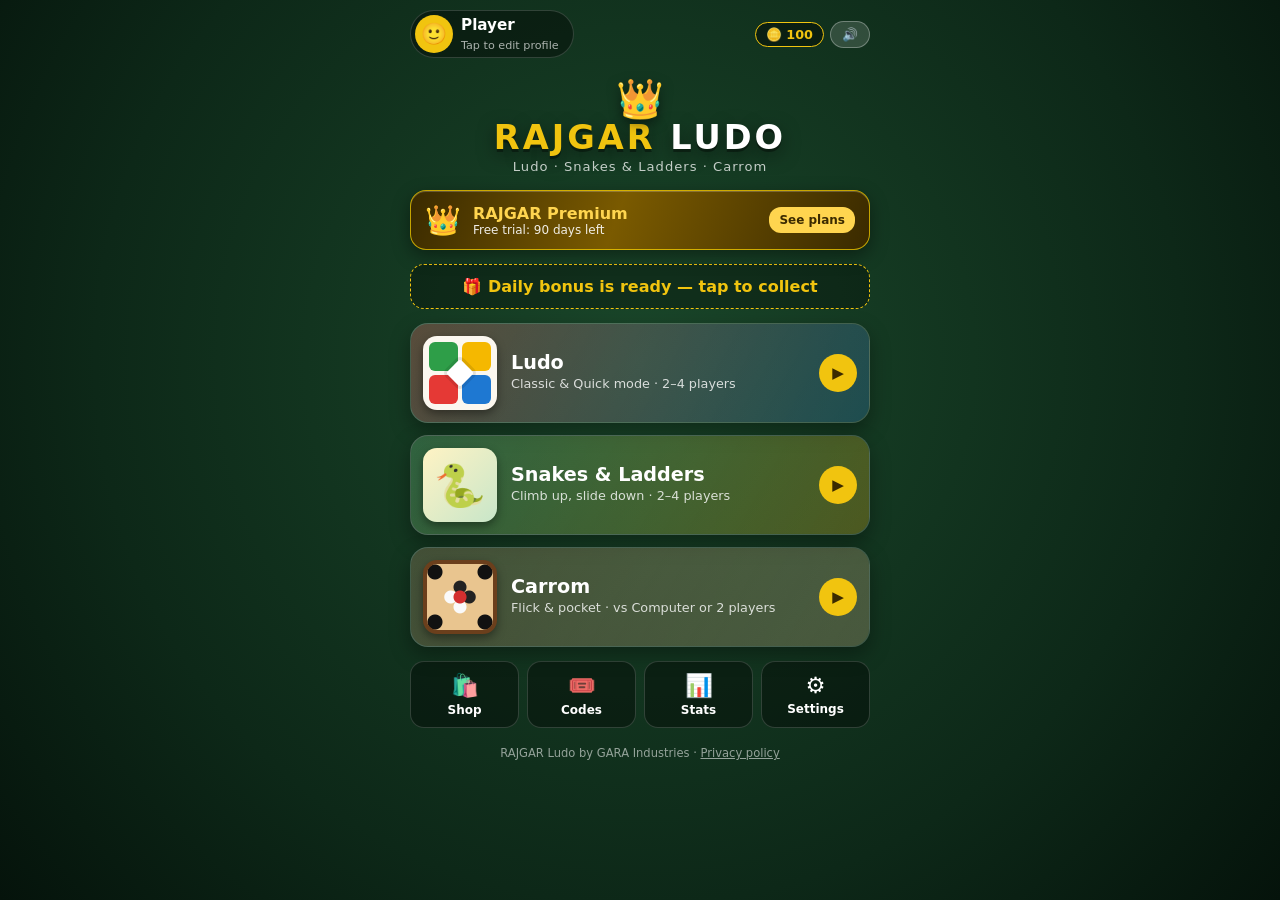
<file: index.html>
<!DOCTYPE html>
<html lang="en">
<head>
<meta charset="UTF-8">
<meta name="viewport" content="width=device-width, initial-scale=1, viewport-fit=cover">
<title>RAJGAR Ludo</title>
<meta name="description" content="RAJGAR Ludo – Ludo, Snakes & Ladders and Carrom. Play offline vs computer or with friends on one phone.">
<meta name="theme-color" content="#0d2818">
<link rel="manifest" href="manifest.webmanifest">
<link rel="icon" type="image/png" sizes="192x192" href="icons/icon-192.png">
<link rel="apple-touch-icon" href="icons/apple-touch-icon.png">
<meta name="mobile-web-app-capable" content="yes">
<meta name="apple-mobile-web-app-capable" content="yes">
<meta name="apple-mobile-web-app-status-bar-style" content="black-translucent">
<meta name="apple-mobile-web-app-title" content="RAJGAR Ludo">
<link rel="stylesheet" href="shared.css">
<style>
  body{padding:max(10px, env(safe-area-inset-top)) 14px max(16px, env(safe-area-inset-bottom))}
  .wrap{max-width:460px;margin:0 auto;display:flex;flex-direction:column;gap:14px}
  .hub-top{display:flex;justify-content:space-between;align-items:center;gap:8px}
  .profile{display:flex;align-items:center;gap:8px;background:var(--panel);border:1px solid var(--ui-line);border-radius:30px;padding:4px 14px 4px 4px;cursor:pointer;text-align:left;min-width:0}
  .profile .av{width:38px;height:38px;border-radius:50%;background:var(--accent);display:grid;place-items:center;font-size:1.3rem;flex:none}
  .profile b{display:block;font-size:.95rem;white-space:nowrap;overflow:hidden;text-overflow:ellipsis;max-width:130px}
  .profile small{font-size:.7rem;opacity:.65}
  .logo{text-align:center;padding:8px 0 2px}
  .logo .crown{font-size:2.4rem;line-height:1;filter:drop-shadow(0 4px 6px rgba(0,0,0,.5))}
  .logo .lt{font-size:2.1rem;font-weight:900;letter-spacing:3px;color:var(--accent);text-shadow:0 3px 0 rgba(0,0,0,.35),0 6px 18px rgba(0,0,0,.5)}
  .logo .lt span{color:#fff}
  .logo .tag{font-size:.82rem;opacity:.75;letter-spacing:1px;margin-top:2px}
  .prem-card{display:flex;align-items:center;gap:12px;width:100%;padding:12px 14px;border-radius:16px;cursor:pointer;text-align:left;
    border:1px solid rgba(255,215,0,.7);background:linear-gradient(110deg,#3a2a00,#7a5a00 45%,#3a2a00);box-shadow:0 6px 18px rgba(0,0,0,.4),inset 0 1px 0 rgba(255,255,255,.2);position:relative;overflow:hidden}
  .prem-card::after{content:'';position:absolute;top:0;left:-60%;width:40%;height:100%;background:linear-gradient(100deg,transparent,rgba(255,255,255,.25),transparent);animation:shine 3.5s infinite}
  @keyframes shine{0%{left:-60%}60%,100%{left:130%}}
  .pc-crown{font-size:1.8rem}
  .pc-txt{flex:1;display:flex;flex-direction:column}
  .pc-txt b{color:#ffd54f;font-size:1rem}
  .pc-txt small{font-size:.75rem;opacity:.9}
  .pc-go{background:#ffd54f;color:#3b2a00;font-weight:800;font-size:.75rem;padding:6px 10px;border-radius:12px;white-space:nowrap}
  .perks{list-style:none;margin:6px 0 4px}
  .perks li{padding:7px 0;border-bottom:1px solid var(--ui-line);font-size:.88rem}
  .perks li::before{content:'✓ ';color:#ffd54f;font-weight:900}
  .plans{display:grid;grid-template-columns:1fr 1fr;gap:10px;margin-top:12px}
  .plan{border-radius:14px;padding:14px 8px;border:2px solid var(--ui-line);background:rgba(255,255,255,.07);cursor:pointer;text-align:center;position:relative}
  .plan b{display:block;font-size:.85rem;opacity:.85}
  .plan .pr{display:block;font-size:1.6rem;font-weight:900;color:#ffd54f;margin-top:2px;line-height:1.1}
  .plan small{display:block;font-size:.72rem;opacity:.75}
  .plan .was{display:block;font-size:.85rem;opacity:.65;margin-top:6px;min-height:1.1em}
  .plan .off{display:inline-block;margin-top:6px;font-style:normal;font-size:.68rem;font-weight:900;background:#2e9e48;color:#fff;border-radius:6px;padding:2px 6px}
  .plan .off:empty{display:none}
  .offer-tag{text-align:center;margin-top:10px;font-weight:800;font-size:.85rem;color:#ffb3a0}
  .offer-tag[hidden]{display:none}
  .plan.best{border-color:#ffd54f;background:linear-gradient(160deg,rgba(255,213,79,.22),rgba(255,255,255,.04))}
  .plan.best::before{content:'BEST VALUE';position:absolute;top:-9px;left:50%;transform:translateX(-50%);background:#ffd54f;color:#3b2a00;font-size:.6rem;font-weight:900;padding:2px 8px;border-radius:8px}
  .linkbtn{background:none;border:none;color:var(--accent);text-decoration:underline;cursor:pointer;font-size:.82rem;display:block;margin:12px auto 0}
  .daily{width:100%;padding:12px;border-radius:14px;border:1px dashed var(--accent);background:rgba(0,0,0,.3);color:var(--accent);font-weight:700;cursor:pointer;animation:dieGlow 1.2s infinite alternate}
  .daily[hidden]{display:none}
  .games{display:flex;flex-direction:column;gap:12px}
  .gcard{display:flex;align-items:center;gap:14px;padding:12px;border-radius:18px;background:linear-gradient(120deg,rgba(255,255,255,.12),rgba(255,255,255,.04));border:1px solid var(--ui-line);box-shadow:0 8px 20px rgba(0,0,0,.35);position:relative;overflow:hidden;transition:transform .15s}
  .gcard:active{transform:scale(.98)}
  .gcard::before{content:'';position:absolute;inset:0;background:linear-gradient(120deg,var(--g1),var(--g2));opacity:.22}
  .gart{width:74px;height:74px;border-radius:14px;flex:none;display:grid;place-items:center;font-size:2.6rem;position:relative;box-shadow:0 4px 10px rgba(0,0,0,.4)}
  .ludo-art{background:#fbf7ef;grid-template-columns:1fr 1fr;grid-template-rows:1fr 1fr;padding:6px;gap:4px}
  .ludo-art i{border-radius:6px;display:block;width:100%;height:100%}
  .ludo-art i:nth-child(1){background:var(--green)} .ludo-art i:nth-child(2){background:var(--yellow)}
  .ludo-art i:nth-child(3){background:var(--red)} .ludo-art i:nth-child(4){background:var(--blue)}
  .ludo-art::after{content:'';position:absolute;width:20px;height:20px;background:#fff;transform:rotate(45deg);border-radius:3px;box-shadow:0 0 0 3px rgba(0,0,0,.1)}
  .snake-art{background:linear-gradient(135deg,#fff3c4,#c8e6c9)}
  .carrom-art{background:
     radial-gradient(circle at 50% 50%,#d32f2f 0 6px,transparent 7px),
     radial-gradient(circle at 36% 50%,#fafafa 0 6px,transparent 7px),radial-gradient(circle at 64% 50%,#222 0 6px,transparent 7px),
     radial-gradient(circle at 50% 35%,#222 0 6px,transparent 7px),radial-gradient(circle at 50% 65%,#fafafa 0 6px,transparent 7px),
     radial-gradient(circle at 8px 8px,#111 0 7px,transparent 8px),radial-gradient(circle at calc(100% - 8px) 8px,#111 0 7px,transparent 8px),
     radial-gradient(circle at 8px calc(100% - 8px),#111 0 7px,transparent 8px),radial-gradient(circle at calc(100% - 8px) calc(100% - 8px),#111 0 7px,transparent 8px),
     #e9c58f;border:4px solid #6b3f1c}
  .ginfo{position:relative;flex:1;min-width:0}
  .ginfo h3{font-size:1.2rem;font-weight:800}
  .ginfo p{font-size:.8rem;opacity:.8;margin-top:2px}
  .ginfo .st{font-size:.72rem;color:var(--accent);margin-top:4px;font-weight:700}
  .go{position:relative;width:38px;height:38px;border-radius:50%;background:var(--accent);color:var(--accent-ink);display:grid;place-items:center;font-size:.95rem;flex:none}
  .actions{display:grid;grid-template-columns:repeat(4,1fr);gap:8px}
  .actions button{background:var(--panel);border:1px solid var(--ui-line);border-radius:14px;padding:10px 4px;font-size:.75rem;font-weight:700;cursor:pointer;display:flex;flex-direction:column;align-items:center;gap:4px}
  .actions span{font-size:1.4rem}
  footer{text-align:center;font-size:.72rem;opacity:.55;margin-top:4px}
  footer a{text-decoration:underline}

  .sheet.wide{width:min(96vw,440px)}
  .center{display:table;margin:0 auto 10px}
  .grid{display:grid;grid-template-columns:repeat(auto-fill,minmax(118px,1fr));gap:8px;margin-top:12px}
  .item{position:relative;background:rgba(255,255,255,.07);border:1px solid var(--ui-line);border-radius:12px;padding:12px 8px 8px;display:flex;flex-direction:column;align-items:center;gap:6px;text-align:center}
  .item.prem{border-color:rgba(255,215,0,.6);background:linear-gradient(160deg,rgba(255,215,0,.16),rgba(255,255,255,.04))}
  .item .badge{position:absolute;top:-8px;left:50%;transform:translateX(-50%);background:linear-gradient(90deg,#f5c542,#c8961e);color:#3b2a00;font-size:.6rem;font-weight:900;padding:2px 7px;border-radius:8px;white-space:nowrap}
  .item .iname{font-size:.8rem;font-weight:700}
  .item .idesc{font-size:.7rem;opacity:.8}
  .item button{width:100%;border-radius:9px;padding:6px;font-size:.78rem;font-weight:800;cursor:pointer;border:1px solid var(--accent);background:var(--accent);color:var(--accent-ink)}
  .item button.use{background:transparent;color:var(--accent)}
  .item button.eq{background:transparent;color:#9be7a3;border-color:#9be7a3}
  .item button.code{background:transparent;color:#ffb3d1;border-color:#ffb3d1}
  .tprev{width:64px;height:44px;border-radius:8px;background:var(--fx),radial-gradient(circle,var(--bg1),var(--bg3));display:grid;place-items:center;border:1px solid var(--accent)}
  .tprev span{width:24px;height:24px;background:var(--board);border:2px solid var(--frame);border-radius:4px}
  .aprev{font-size:2rem;height:44px;display:grid;place-items:center}
  .stats-t{width:100%;border-collapse:collapse;margin-top:6px}
  .stats-t th,.stats-t td{padding:9px 6px;text-align:center;border-bottom:1px solid var(--ui-line);font-size:.9rem}
  .stats-t th:first-child,.stats-t td:first-child{text-align:left}
  .row{display:flex;justify-content:space-between;align-items:center;padding:10px 0;border-bottom:1px solid var(--ui-line);font-weight:700}
  .toggle{width:52px;height:30px;border-radius:15px;border:1px solid var(--ui-line);background:rgba(255,255,255,.15);position:relative;cursor:pointer}
  .toggle::after{content:'';position:absolute;top:3px;left:3px;width:22px;height:22px;border-radius:50%;background:#fff;transition:left .2s}
  .toggle.on{background:var(--accent)}
  .toggle.on::after{left:25px}
  .avgrid{display:grid;grid-template-columns:repeat(5,1fr);gap:8px;margin-top:8px}
  .avgrid button{aspect-ratio:1;border-radius:12px;font-size:1.6rem;background:rgba(255,255,255,.08);border:2px solid transparent;cursor:pointer}
  .avgrid button.on{border-color:var(--accent);background:rgba(255,255,255,.18)}
  .avgrid button.locked{opacity:.35}
  .msg{min-height:1.3em;text-align:center;margin-top:10px;font-weight:700}
  .msg.ok{color:#9be7a3}.msg.err{color:#ff9a9a}
</style>
</head>
<body>
<div class="wrap">
  <header class="hub-top">
    <button id="btn-profile" class="profile"><span class="av" id="p-av"></span><span><b id="p-name"></b><small>Tap to edit profile</small></span></button>
    <div class="hud"><span class="chip" data-coins></span><button class="hud-btn" data-sound aria-label="Sound on/off"></button></div>
  </header>

  <div class="logo">
    <div class="crown">👑</div>
    <div class="lt">RAJGAR <span>LUDO</span></div>
    <div class="tag">Ludo · Snakes &amp; Ladders · Carrom</div>
  </div>

  <button id="prem-card" class="prem-card">
    <span class="pc-crown">👑</span>
    <span class="pc-txt"><b>RAJGAR Premium</b><small id="prem-status"></small></span>
    <span class="pc-go" id="prem-go">See plans</span>
  </button>

  <button id="daily" class="daily" hidden>🎁 <b>Daily bonus</b> is ready — tap to collect</button>

  <main class="games">
    <a class="gcard" href="ludo.html" style="--g1:#e53935;--g2:#1e78d2">
      <div class="gart ludo-art"><i></i><i></i><i></i><i></i></div>
      <div class="ginfo"><h3>Ludo</h3><p>Classic &amp; Quick mode · 2–4 players</p><div class="st" data-stat="ludo"></div></div>
      <span class="go">▶</span>
    </a>
    <a class="gcard" href="snakes.html" style="--g1:#2e9e48;--g2:#f5b800">
      <div class="gart snake-art">🐍</div>
      <div class="ginfo"><h3>Snakes &amp; Ladders</h3><p>Climb up, slide down · 2–4 players</p><div class="st" data-stat="snakes"></div></div>
      <span class="go">▶</span>
    </a>
    <a class="gcard" href="carrom.html" style="--g1:#8b5a2b;--g2:#e9c58f">
      <div class="gart carrom-art"></div>
      <div class="ginfo"><h3>Carrom</h3><p>Flick &amp; pocket · vs Computer or 2 players</p><div class="st" data-stat="carrom"></div></div>
      <span class="go">▶</span>
    </a>
  </main>

  <nav class="actions">
    <button data-open="m-shop"><span>🛍️</span>Shop</button>
    <button data-open="m-codes"><span>🎟️</span>Codes</button>
    <button data-open="m-stats"><span>📊</span>Stats</button>
    <button data-open="m-settings"><span>⚙️</span>Settings</button>
  </nav>

  <button class="btn primary" data-install hidden>📲 Install RAJGAR Ludo</button>
  <footer>RAJGAR Ludo by GARA Industries · <a href="privacy.html">Privacy policy</a></footer>
</div>

<!-- Shop -->
<div id="m-shop" class="modal" hidden><div class="sheet wide">
  <button class="close-x" data-close aria-label="Close">✕</button>
  <h2>🛍️ Shop</h2>
  <span class="chip center" data-coins></span>
  <div class="seg" id="shop-tabs" style="--n:4">
    <button data-tab="dice" class="on">Dice</button><button data-tab="theme">Themes</button>
    <button data-tab="avatar">Avatars</button><button data-tab="power">Boosts</button>
  </div>
  <div id="shop-grid" class="grid"></div>
  <p class="sub" style="margin-top:12px">Win games vs Computer and collect the daily bonus to earn coins.</p>
</div></div>

<!-- Premium -->
<div id="m-premium" class="modal" hidden><div class="sheet">
  <button class="close-x" data-close aria-label="Close">✕</button>
  <h2>👑 RAJGAR Premium</h2>
  <p class="sub" id="prem-sub"></p>
  <ul class="perks" id="perks"></ul>
  <div id="offer-tag" class="offer-tag" hidden></div>
  <div class="plans">
    <button class="plan" data-plan="yearly"><b>1 Year</b><s class="was" id="was-yearly"></s><span class="pr" id="price-yearly">₹4</span><small id="per-yearly">/ year</small><em class="off" id="off-yearly"></em></button>
    <button class="plan best" data-plan="lifetime"><b>Lifetime</b><s class="was" id="was-lifetime"></s><span class="pr" id="price-lifetime">₹19</span><small id="per-lifetime">once</small><em class="off" id="off-lifetime"></em></button>
  </div>
  <div id="prem-msg" class="msg"></div>
  <button id="btn-restore" class="linkbtn">Restore purchases</button>
</div></div>

<!-- Codes -->
<div id="m-codes" class="modal" hidden><div class="sheet">
  <button class="close-x" data-close aria-label="Close">✕</button>
  <h2>🎟️ Festival &amp; Gift Codes</h2>
  <p class="sub">Got a code from GARA? Enter it to unlock festival dice, themes, coins and premium items.</p>
  <input id="code-in" class="field" placeholder="Enter code e.g. HOLI" autocomplete="off" autocapitalize="characters" maxlength="20">
  <button id="code-go" class="btn primary">Redeem</button>
  <div id="code-msg" class="msg"></div>
</div></div>

<!-- Stats -->
<div id="m-stats" class="modal" hidden><div class="sheet">
  <button class="close-x" data-close aria-label="Close">✕</button>
  <h2>📊 Your Stats</h2>
  <p class="sub">Games vs Computer on this phone</p>
  <table class="stats-t"><thead><tr><th>Game</th><th>Played</th><th>Won</th><th>Win %</th></tr></thead><tbody id="stats-body"></tbody></table>
  <div class="row" style="border:none"><span>Daily streak</span><span id="streak"></span></div>
</div></div>

<!-- Settings -->
<div id="m-settings" class="modal" hidden><div class="sheet">
  <button class="close-x" data-close aria-label="Close">✕</button>
  <h2>⚙️ Settings</h2>
  <div class="row"><span>Sound</span><button class="toggle" data-pref="sound" aria-label="Sound"></button></div>
  <div id="sound-ctl" style="padding-bottom:10px;border-bottom:1px solid var(--ui-line)"></div>
  <div class="row"><span>Vibration</span><button class="toggle" data-pref="vibe" aria-label="Vibration"></button></div>
  <div class="row"><span>Fast moves</span><button class="toggle" data-pref="fast" aria-label="Fast moves"></button></div>
  <button class="btn" data-install hidden>📲 Install app</button>
  <a class="btn" href="privacy.html">Privacy policy</a>
  <p class="sub" style="margin-top:12px">RAJGAR Ludo v1.0 · GARA Industries, Dhanbad</p>
</div></div>

<!-- Profile -->
<div id="m-profile" class="modal" hidden><div class="sheet">
  <button class="close-x" data-close aria-label="Close">✕</button>
  <h2>Your Profile</h2>
  <div class="label">Name</div>
  <input id="name-in" class="field" maxlength="14" autocomplete="off">
  <div class="label">Avatar</div>
  <div id="avgrid" class="avgrid"></div>
  <button id="profile-save" class="btn primary">Save</button>
</div></div>

<script src="shared.js"></script>
<script>
'use strict';
const $ = id => document.getElementById(id);
const P = () => RG.P;
RG.bindHeader();

function paintHome(){
  $('p-av').textContent = P().avatar;
  $('p-name').textContent = P().name;
  $('daily').hidden = !RG.dailyAvailable();
  const pp = P().premium;
  $('prem-status').textContent = pp.kind === 'lifetime' ? 'Lifetime member — thank you!'
    : RG.paidPremium() ? `Active till ${new Date(pp.until).toLocaleDateString('en-IN')}`
    : RG.trialLeft() > 0 ? `Free trial: ${RG.trialLeft()} days left`
    : 'Unlock all premium dice, themes & 2× coins';
  $('prem-go').textContent = RG.paidPremium() ? 'Active ✓' : 'See plans';
  document.querySelectorAll('[data-stat]').forEach(el => {
    const s = P().stats[el.dataset.stat] || {p:0,w:0};
    el.textContent = s.p ? `Won ${s.w} of ${s.p}` : '';
  });
}
RG.onChange(paintHome); paintHome();

/* modals */
function open(id){ document.querySelectorAll('.modal').forEach(m => m.hidden = true); const m = $(id); m.hidden = false;
  if (id === 'm-shop') renderShop(); if (id === 'm-stats') renderStats(); if (id === 'm-settings') renderSettings();
  if (id === 'm-profile') renderProfile(); if (id === 'm-premium') renderPremium(); if (id === 'm-codes'){ $('code-msg').textContent = ''; setTimeout(() => $('code-in').focus(), 50); } }
document.querySelectorAll('[data-open]').forEach(b => b.addEventListener('click', () => open(b.dataset.open)));
document.querySelectorAll('[data-close]').forEach(b => b.addEventListener('click', () => b.closest('.modal').hidden = true));
document.querySelectorAll('.modal').forEach(m => m.addEventListener('click', e => { if (e.target === m) m.hidden = true; }));
$('btn-profile').addEventListener('click', () => open('m-profile'));
document.querySelectorAll('[data-install]').forEach(b => b.addEventListener('click', RG.install));

/* premium */
$('prem-card').addEventListener('click', () => open('m-premium'));
async function renderPremium(){
  $('perks').innerHTML = RG.PREMIUM.perks.map(p => `<li>${p}</li>`).join('');
  $('prem-msg').textContent = '';
  $('prem-sub').textContent = RG.paidPremium() ? (P().premium.kind === 'lifetime' ? 'You own Premium for life 👑' : 'Your Premium is active 👑')
    : RG.trialLeft() > 0 ? `You're on the free trial — ${RG.trialLeft()} days left. Keep Premium after the trial:`
    : 'Your free trial has ended. Get Premium:';
  const pr = await RG.premiumPrices();
  for (const plan of ['yearly','lifetime']){
    const o = pr[plan];
    $('price-' + plan).textContent = o.now; $('per-' + plan).textContent = o.per;
    $('was-' + plan).textContent = o.was; $('off-' + plan).textContent = o.off ? `${o.off}% OFF` : '';
  }
  $('offer-tag').hidden = !pr.offer;
  $('offer-tag').textContent = `🔥 Launch offer · ends ${pr.ends}`;
}
document.querySelectorAll('[data-plan]').forEach(b => b.addEventListener('click', async () => {
  const r = await RG.buyPremium(b.dataset.plan);
  if (r.ok){ RG.sfx.win(); await renderPremium(); }
  const m = $('prem-msg'); m.textContent = r.msg; m.className = 'msg ' + (r.ok ? 'ok' : 'err');
}));
$('btn-restore').addEventListener('click', async () => {
  const r = await RG.restorePurchases();
  const m = $('prem-msg'); m.textContent = r.msg; m.className = 'msg ' + (r.ok ? 'ok' : 'err');
});

/* daily */
$('daily').addEventListener('click', () => {
  const amt = RG.claimDaily();
  if (amt){ RG.sfx.coin(); RG.toast(`+${amt} coins! Day ${P().daily.streak} streak 🔥`); }
});

/* shop */
let shopTab = 'dice';
$('shop-tabs').addEventListener('click', e => {
  const t = e.target.dataset.tab; if (!t) return;
  shopTab = t; document.querySelectorAll('#shop-tabs button').forEach(b => b.classList.toggle('on', b.dataset.tab === t));
  renderShop();
});
function equippedId(kind){ return kind === 'avatar' ? P().avatar : P().equipped[kind]; }
function renderShop(){
  const kind = shopTab, grid = $('shop-grid'); grid.innerHTML = '';
  for (const it of RG.CATALOG[kind]){
    const card = document.createElement('div');
    card.className = 'item' + (it.premium ? ' prem' : '');
    let prev = '';
    if (kind === 'dice') prev = `<div class="die sm" data-skin="${it.id}"></div>`;
    else if (kind === 'theme') prev = `<div class="tprev" data-theme="${it.id}"><span></span></div>`;
    else if (kind === 'avatar') prev = `<div class="aprev">${it.id}</div>`;
    else prev = `<div class="aprev">🍀</div>`;
    let action;
    if (kind === 'power') action = `<button data-act="buy">Buy · 🪙 ${it.price}</button>`;
    else if (equippedId(kind) === it.id) action = `<button class="eq" disabled>✓ In use</button>`;
    else if (RG.has(kind, it.id)) action = `<button class="use" data-act="use">Use</button>`;
    else if (it.premium) action = `<button data-act="premium">👑 Premium</button>`;
    else if (it.code) action = `<button class="code" data-act="code">🎟️ Festival code</button>`;
    else action = `<button data-act="buy">🪙 ${it.price}</button>`;
    card.innerHTML = (it.premium ? '<span class="badge">👑 PREMIUM</span>' : '') + prev +
      (kind === 'avatar' ? '' : `<div class="iname">${it.name}</div>`) +
      (kind === 'power' ? `<div class="idesc">${it.desc}<br>You have: <b>${P().power[it.id]||0}</b></div>` : '') + action;
    const d = card.querySelector('.die'); if (d){ RG.makeDie(d, it.id); RG.setDie(d, 5); }
    const btn = card.querySelector('button[data-act]');
    if (btn) btn.addEventListener('click', () => {
      const act = btn.dataset.act;
      if (act === 'code') return open('m-codes');
      if (act === 'premium') return open('m-premium');
      if (act === 'use'){ RG.equip(kind, it.id); RG.sfx.land(); return renderShop(); }
      const r = RG.buy(kind, it.id);
      RG.toast(r.msg);
      if (r.ok){ RG.sfx.coin(); if (kind !== 'power') RG.equip(kind, it.id); } else RG.sfx.error();
      renderShop();
    });
    grid.appendChild(card);
  }
}

/* codes */
function redeem(){
  const r = RG.redeem($('code-in').value);
  const m = $('code-msg'); m.textContent = r.msg; m.className = 'msg ' + (r.ok ? 'ok' : 'err');
  if (r.ok){ RG.sfx.win(); $('code-in').value = ''; } else RG.sfx.error();
}
$('code-go').addEventListener('click', redeem);
$('code-in').addEventListener('keydown', e => { if (e.key === 'Enter') redeem(); });

/* stats */
function renderStats(){
  const names = {ludo:'Ludo', snakes:'Snakes & Ladders', carrom:'Carrom'};
  $('stats-body').innerHTML = Object.keys(names).map(g => {
    const s = P().stats[g] || {p:0,w:0};
    return `<tr><td>${names[g]}</td><td>${s.p}</td><td>${s.w}</td><td>${s.p ? Math.round(100*s.w/s.p) + '%' : '–'}</td></tr>`;
  }).join('');
  $('streak').textContent = P().daily.streak ? `${P().daily.streak} day${P().daily.streak > 1 ? 's' : ''} 🔥` : '–';
}

/* settings */
function renderSettings(){ document.querySelectorAll('[data-pref]').forEach(t => t.classList.toggle('on', !!P()[t.dataset.pref])); }
RG.mountSoundControls($('sound-ctl'));
RG.onChange(() => { if (!$('m-settings').hidden) renderSettings(); });
document.querySelectorAll('[data-pref]').forEach(t => t.addEventListener('click', () => {
  RG.setPref(t.dataset.pref, !P()[t.dataset.pref]); renderSettings();
  if (t.dataset.pref === 'vibe' && P().vibe) RG.vibrate(60);
}));

/* profile */
let pickAv = null;
function renderProfile(){
  $('name-in').value = P().name; pickAv = P().avatar;
  $('avgrid').innerHTML = RG.CATALOG.avatar.map(a => {
    const owned = RG.has('avatar', a.id);
    return `<button data-av="${a.id}" class="${a.id === pickAv ? 'on' : ''} ${owned ? '' : 'locked'}" title="${owned ? '' : 'Unlock in Shop'}">${a.id}</button>`;
  }).join('');
}
$('avgrid').addEventListener('click', e => {
  const b = e.target.closest('button'); if (!b) return;
  if (!RG.has('avatar', b.dataset.av)){ RG.toast('Unlock this avatar in the Shop'); return; }
  pickAv = b.dataset.av; document.querySelectorAll('#avgrid button').forEach(x => x.classList.toggle('on', x === b));
});
$('profile-save').addEventListener('click', () => { RG.setName($('name-in').value); RG.equip('avatar', pickAv); $('m-profile').hidden = true; RG.toast('Profile saved'); });

window.__rg = RG;
</script>
</body>
</html>
</file>
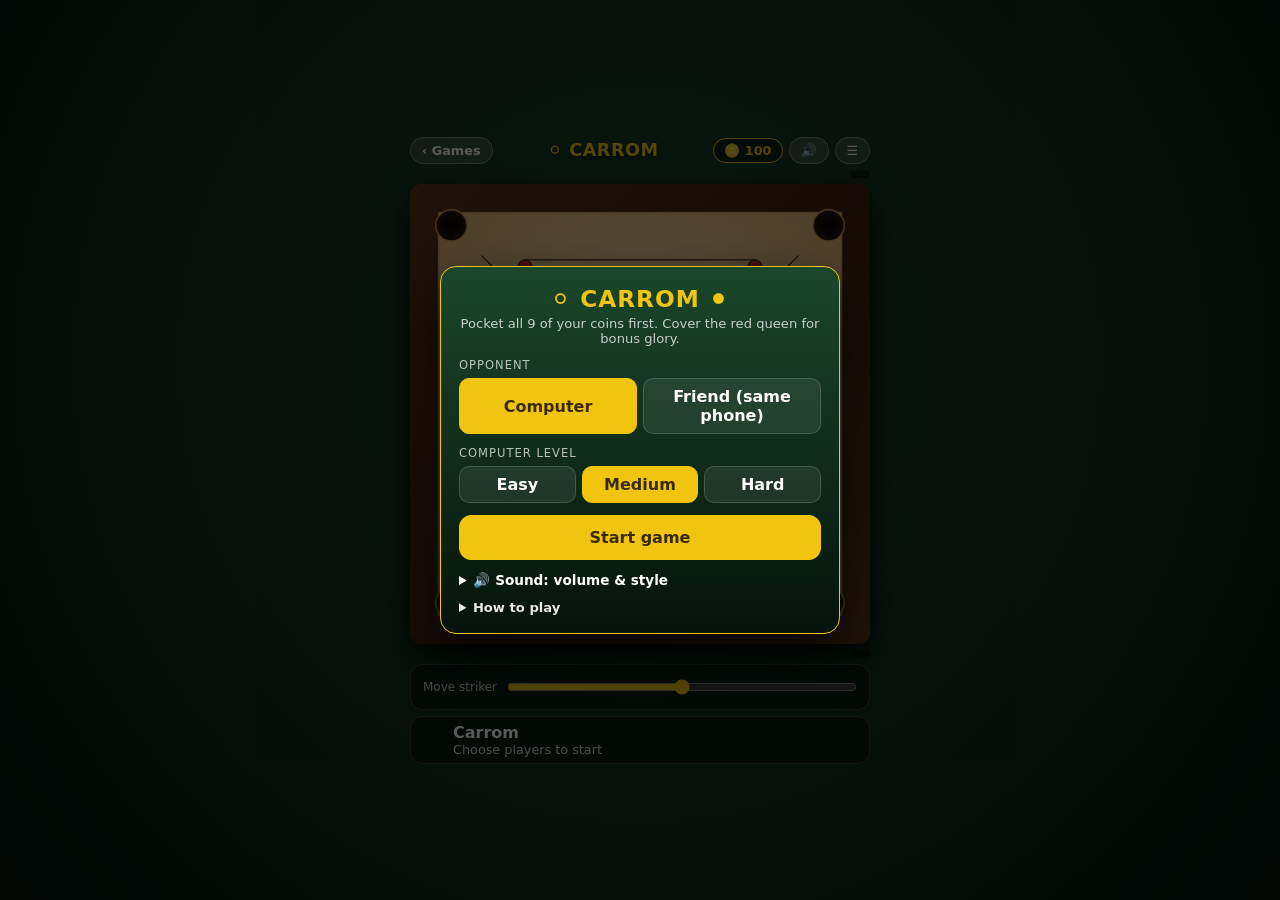
<file: carrom.html>
<!DOCTYPE html>
<html lang="en">
<head>
<meta charset="UTF-8">
<meta name="viewport" content="width=device-width, initial-scale=1, viewport-fit=cover">
<title>Carrom – RAJGAR Ludo</title>
<meta name="theme-color" content="#0d2818">
<link rel="manifest" href="manifest.webmanifest">
<link rel="icon" type="image/png" sizes="192x192" href="icons/icon-192.png">
<link rel="apple-touch-icon" href="icons/apple-touch-icon.png">
<link rel="stylesheet" href="shared.css">
<style>
  #cv{width:var(--bw);height:var(--bw);display:block;border-radius:12px;box-shadow:0 10px 30px rgba(0,0,0,.8);touch-action:none;background:#4a2a12}
  .cbar{width:var(--bw);display:flex;justify-content:space-between;align-items:center;gap:8px}
  .cnt{font-size:.8rem;font-weight:800;background:var(--panel);border-radius:14px;padding:4px 10px;white-space:nowrap}
  .slider-wrap{width:var(--bw);display:flex;align-items:center;gap:10px;background:var(--panel);border:1px solid var(--ui-line);border-radius:12px;padding:8px 12px}
  .slider-wrap span{font-size:.75rem;opacity:.8;white-space:nowrap}
  #place{flex:1;accent-color:var(--accent);height:28px}
  #place:disabled{opacity:.35}
</style>
</head>
<body class="game">
  <header class="topbar">
    <a class="hud-btn" href="./">‹ Games</a>
    <div class="brand">⚪ CARROM</div>
    <div class="hud"><span class="chip" data-coins></span><button class="hud-btn" data-sound aria-label="Sound"></button><button id="btn-menu" class="hud-btn">☰</button></div>
  </header>

  <div class="cbar"><div class="pname off" id="name-1" style="max-width:62%"></div><span class="cnt" id="cnt-1"></span></div>
  <canvas id="cv" aria-label="Carrom board"></canvas>
  <div class="cbar"><div class="pname off" id="name-0" style="max-width:62%"></div><span class="cnt" id="cnt-0"></span></div>

  <div class="slider-wrap"><span>Move striker</span><input id="place" type="range" min="0" max="1000" value="500" aria-label="Striker position"></div>
  <div class="controls" style="padding:6px 12px">
    <div class="turn"><div id="turn-dot" class="turn-dot"></div>
      <div><div id="turn-name" class="turn-name">Carrom</div><div id="status" class="status">Choose players to start</div></div></div>
  </div>

  <div id="setup" class="modal">
    <div class="sheet">
      <h1>⚪ CARROM ⚫</h1>
      <div class="sub">Pocket all 9 of your coins first. Cover the red queen for bonus glory.</div>
      <button id="btn-continue" class="btn" hidden>Continue current game</button>
      <div class="label">Opponent</div>
      <div class="seg" id="seg-opp" style="--n:2"><button data-o="ai">Computer</button><button data-o="human">Friend (same phone)</button></div>
      <div class="label">Computer level</div>
      <div class="seg" id="seg-lvl"><button data-l="1">Easy</button><button data-l="2">Medium</button><button data-l="3">Hard</button></div>
      <button id="btn-start" class="btn primary">Start game</button>
      <details class="snd-box"><summary>🔊 Sound: volume &amp; style</summary><div id="sound-ctl"></div></details>
      <details class="rules">
        <summary>How to play</summary>
        <ul>
          <li><b>Move the striker</b>: touch it and slide left/right with your finger or mouse (or use the slider).</li>
          <li><b>Aim &amp; power</b>: pull back from the striker (or anywhere on the board) like a catapult. The <b style="color:#ff6b6b">red line</b> shows which coin you will hit and the arrow shows where that coin will go. Pull further for more power; release to shoot.</li>
          <li>You play <b>white</b> from the bottom. Pocket one of your own coins to shoot again.</li>
          <li>Pocketing the striker is a <b>foul</b>: one of your pocketed coins returns to the centre.</li>
          <li>The <b>red queen</b> must be covered: pocket one of your coins in the same or the next shot, or the queen returns.</li>
          <li>First to pocket all 9 of their coins wins.</li>
        </ul>
      </details>
    </div>
  </div>

  <div id="result" class="modal" hidden>
    <div class="sheet">
      <h2 id="result-title">Game over</h2>
      <div id="ranks"></div>
      <div id="reward" class="reward"></div>
      <button id="btn-again" class="btn primary">Play again</button>
      <a class="btn" href="./">Back to games</a>
    </div>
  </div>

<script src="shared.js"></script>
<script>
'use strict';
const $ = id => document.getElementById(id);
const sfx = RG.sfx;
const SPEED = Math.max(1, Math.min(50, Number(new URLSearchParams(location.search).get('speed')) || 1));
RG.bindHeader();
RG.mountSoundControls(document.getElementById('sound-ctl'));

/* ---------- geometry (logical board 1000 × 1000) ---------- */
const F = 60, MAXC = 1000 - F;                 // playing surface edges
const R = 19, RS = 25, MC = 1, MS = 2.4;         // coin / striker radius & mass
const POCKET_R = 34;
const POCKETS = [[F+30,F+30],[MAXC-30,F+30],[F+30,MAXC-30],[MAXC-30,MAXC-30]];
const BASE = { bottom:820, top:180 }, BX0 = 250, BX1 = 750;
const FRICTION = 0.983, E_BALL = 0.9, E_WALL = 0.72, MAXV = 46, STOP = 0.15;
const COLOR_HEX = { w:'#f3ead7', b:'#2a2a2a' };

const cv = $('cv'), ctx = cv.getContext('2d');
let scale = 1;
function resize(){
  const css = cv.getBoundingClientRect().width || 360, dpr = Math.min(window.devicePixelRatio || 1, 2.5);
  cv.width = Math.round(css * dpr); cv.height = cv.width; scale = cv.width / 1000; dirty = true;
}
window.addEventListener('resize', resize);

/* ---------- state ---------- */
let G = null, GEN = 0, dirty = true, aim = null;
let cfg = (() => { try { return JSON.parse(localStorage.getItem('rajgar-carrom-cfg')) || { opp:'ai', lvl:2 }; } catch(e){ return { opp:'ai', lvl:2 }; } })();
const saveCfg = () => { try { localStorage.setItem('rajgar-carrom-cfg', JSON.stringify(cfg)); } catch(e){} };

function setupPieces(){
  const pcs = [], d = 2*R + 1, cx = 500, cy = 500;
  pcs.push({ kind:'q', x:cx, y:cy });
  for (let k=0;k<6;k++){ const a = k*Math.PI/3 + Math.PI/6; pcs.push({ kind: k%2 ? 'b' : 'w', x:cx + d*Math.cos(a), y:cy + d*Math.sin(a) }); }
  for (let k=0;k<6;k++){
    const a = k*Math.PI/3 + Math.PI/6, a2 = a + Math.PI/6;
    pcs.push({ kind: k%2 ? 'w' : 'b', x:cx + 2*d*Math.cos(a), y:cy + 2*d*Math.sin(a) });
    pcs.push({ kind: k%2 ? 'b' : 'w', x:cx + Math.sqrt(3)*d*Math.cos(a2), y:cy + Math.sqrt(3)*d*Math.sin(a2) });
  }
  return pcs.map(p => ({ ...p, vx:0, vy:0, r:R, m:MC, on:true }));
}
function newGame(){
  GEN++;
  const you = { name:RG.P.name, avatar:RG.P.avatar, color:'w', side:'bottom', type:'human', isYou: cfg.opp === 'ai' };
  const opp = cfg.opp === 'ai' ? { name:'Computer', avatar:'🤖', color:'b', side:'top', type:'ai' }
                               : { name:'Player 2', avatar:'👤', color:'b', side:'top', type:'human' };
  if (cfg.opp !== 'ai') you.name = RG.P.name;
  G = { players:[you, opp], turn:0, phase:'place', over:false, pieces:setupPieces(), pocketed:{ w:0, b:0 },
        queen:{ owner:null, pendingBy:null }, shot:[], lvl:cfg.lvl, placeX:{ bottom:500, top:500 } };
  G.striker = { kind:'s', x:500, y:BASE.bottom, vx:0, vy:0, r:RS, m:MS, on:true };
  closeModals(); $('btn-continue').hidden = false; RG.keepAwake(true);
  startTurn();
}
const cur = () => G.players[G.turn];
const others = () => G.pieces.filter(p => p.on);

/* ---------- placement ---------- */
function placeValid(){
  const s = G.striker;
  return others().every(p => Math.hypot(p.x - s.x, p.y - s.y) >= p.r + s.r + 1);
}
function setStriker(xNorm){
  const side = cur().side;
  G.striker.x = BX0 + (BX1 - BX0) * xNorm; G.striker.y = BASE[side];
  G.striker.vx = G.striker.vy = 0; G.striker.on = true;
  G.placeX[side] = xNorm * 1000; dirty = true;
}
$('place').addEventListener('input', e => {
  if (!G || G.phase !== 'place' || cur().type !== 'human') return;
  setStriker(+e.target.value / 1000);
  setStatus(placeValid() ? 'Pull back to aim · release to shoot' : 'Striker is touching a coin — slide it away');
});

/* ---------- turn flow ---------- */
function startTurn(){
  const gen = GEN, p = cur();
  G.phase = 'place'; G.shot = []; aim = null;
  const side = p.side;
  $('place').value = G.placeX[side];
  setStriker(G.placeX[side] / 1000);
  if (!placeValid()) for (const t of [500,400,600,300,700,200,800,100,900,0,1000]){ setStriker(t/1000); if (placeValid()) break; }
  $('place').value = G.placeX[side];
  updateHUD();
  if (p.type === 'ai'){
    $('place').disabled = true; setStatus('Computer is aiming…');
    (async () => {
      await RG.sleep(500 / SPEED);
      while (!$('setup').hidden){ await RG.sleep(300); if (gen !== GEN) return; }
      if (gen !== GEN) return;
      const plan = planAI();
      // glide the striker to its spot, show the aim, then shoot
      const fromX = G.striker.x, steps = 12;
      for (let k=1;k<=steps;k++){ G.striker.x = fromX + (plan.sx - fromX)*k/steps; dirty = true; await RG.sleep(25 / SPEED); if (gen !== GEN) return; }
      aim = { dx:plan.dx, dy:plan.dy, power:plan.v/MAXV }; dirty = true;
      await RG.sleep(650 / SPEED); if (gen !== GEN) return;
      shoot(plan.dx, plan.dy, plan.v);
    })();
  } else {
    $('place').disabled = false;
    setStatus(placeValid() ? 'Slide the striker · pull back to aim & shoot' : 'Slide the striker off the coins');
  }
}
function shoot(dx, dy, v){
  const L = Math.hypot(dx, dy) || 1;
  G.striker.vx = dx / L * v; G.striker.vy = dy / L * v;
  G.phase = 'moving'; aim = null; $('place').disabled = true;
  sfx.hit(v / MAXV); setStatus('…');
}

/* ---------- physics ---------- */
let lastHit = 0;
function physicsFrame(){
  const all = [...others(), G.striker].filter(p => p.on);
  const SUB = 6;
  for (let s=0;s<SUB;s++){
    for (const p of all){ if (!p.on) continue; p.x += p.vx / SUB; p.y += p.vy / SUB;
      if (p.x - p.r < F){ p.x = F + p.r; p.vx = -p.vx * E_WALL; }
      if (p.x + p.r > MAXC){ p.x = MAXC - p.r; p.vx = -p.vx * E_WALL; }
      if (p.y - p.r < F){ p.y = F + p.r; p.vy = -p.vy * E_WALL; }
      if (p.y + p.r > MAXC){ p.y = MAXC - p.r; p.vy = -p.vy * E_WALL; }
    }
    for (let i=0;i<all.length;i++){
      const a = all[i]; if (!a.on) continue;
      for (let j=i+1;j<all.length;j++){
        const b = all[j]; if (!b.on) continue;
        const dx = a.x - b.x, dy = a.y - b.y, d = Math.hypot(dx, dy), min = a.r + b.r;
        if (d >= min || d === 0) continue;
        const nx = dx/d, ny = dy/d, overlap = min - d, im = 1/a.m + 1/b.m;
        a.x += nx * overlap * (1/a.m)/im; a.y += ny * overlap * (1/a.m)/im;
        b.x -= nx * overlap * (1/b.m)/im; b.y -= ny * overlap * (1/b.m)/im;
        const vrel = (a.vx - b.vx)*nx + (a.vy - b.vy)*ny;
        if (vrel >= 0) continue;
        const J = -(1 + E_BALL) * vrel / im;
        a.vx += J/a.m*nx; a.vy += J/a.m*ny; b.vx -= J/b.m*nx; b.vy -= J/b.m*ny;
        const now = performance.now();
        if (-vrel > 1.5 && now - lastHit > 40){ lastHit = now; sfx.hit(-vrel / 25); }
      }
    }
    for (const p of all){
      if (!p.on) continue;
      for (const [px,py] of POCKETS){
        if (Math.hypot(p.x - px, p.y - py) < POCKET_R - p.r*.3){
          p.on = false; p.vx = p.vy = 0; G.shot.push(p.kind); sfx.pocket(); RG.vibrate(40); break;
        }
      }
    }
  }
  let moving = false;
  for (const p of all){
    if (!p.on) continue;
    p.vx *= FRICTION; p.vy *= FRICTION;
    const sp = Math.hypot(p.vx, p.vy);
    if (sp < 1.2){ p.vx *= .92; p.vy *= .92; }          // slow pieces settle quickly instead of crawling
    if (sp < STOP){ p.vx = p.vy = 0; } else moving = true;
  }
  return moving;
}

function freeSpot(){
  for (let rad=0; rad<300; rad+=2*R+2){
    const n = rad ? Math.floor(2*Math.PI*rad/(2*R+2)) : 1;
    for (let k=0;k<n;k++){
      const a = k/n*2*Math.PI, x = 500 + rad*Math.cos(a), y = 500 + rad*Math.sin(a);
      if (others().every(p => Math.hypot(p.x - x, p.y - y) >= p.r + R + 1)) return [x, y];
    }
  }
  return [500, 500];
}
function returnPiece(kind){
  const p = G.pieces.find(q => !q.on && q.kind === kind); if (!p) return;
  const [x, y] = freeSpot(); Object.assign(p, { x, y, vx:0, vy:0, on:true });
}

function resolveShot(){
  const me = G.turn, my = cur().color, opp = my === 'w' ? 'b' : 'w', name = cur().name;
  const foul = G.shot.includes('s');
  const own = G.shot.filter(k => k === my).length, theirs = G.shot.filter(k => k === opp).length;
  const queenIn = G.shot.includes('q');
  G.pocketed[my] += own; G.pocketed[opp] += theirs;
  let again = false;
  if (foul){
    if (G.pocketed[my] > 0){ G.pocketed[my]--; returnPiece(my); }
    if (queenIn) returnPiece('q');
    if (G.queen.pendingBy === me){ returnPiece('q'); G.queen.pendingBy = null; }
    RG.toast(`Foul! ${name} pocketed the striker`); sfx.error();
  } else {
    if (queenIn){
      if (own > 0){ G.queen.owner = me; G.queen.pendingBy = null; RG.toast(`${name} pocketed & covered the Queen! 👑`); sfx.home(); }
      else { G.queen.pendingBy = me; RG.toast('Queen pocketed — cover it with your next coin!'); }
    } else if (G.queen.pendingBy === me){
      if (own > 0){ G.queen.owner = me; RG.toast(`Queen covered by ${name}! 👑`); sfx.home(); }
      else { returnPiece('q'); RG.toast('Queen not covered — back to the centre'); }
      G.queen.pendingBy = null;
    } else if (own > 0) RG.toast(own > 1 ? `${own} coins in! Shoot again` : 'Nice! Shoot again');
    again = own > 0 || queenIn;
  }
  G.striker.on = true;
  updateHUD();
  if (G.pocketed[my] >= 9) return gameOver(me);
  if (G.pocketed[opp] >= 9) return gameOver(1 - me);
  if (!again) G.turn = 1 - G.turn;
  startTurn();
}

function gameOver(wi){
  G.over = true; G.phase = 'over'; RG.keepAwake(false);
  $('btn-continue').hidden = true; $('place').disabled = true;
  const w = G.players[wi], l = G.players[1 - wi];
  sfx.win(); RG.vibrate([80,60,80]);
  $('result-title').textContent = w.isYou ? '🎉 You win!' : `🏆 ${w.name} wins!`;
  const row = (p, i, m) => `<div class="rank"><span class="m">${m}</span><span class="dot" style="background:${COLOR_HEX[p.color]};border:1px solid #888"></span><span>${p.avatar} ${p.name} · ${G.pocketed[p.color]}/9${G.queen.owner === i ? ' · 👑' : ''}</span></div>`;
  $('ranks').innerHTML = row(w, wi, '🥇') + row(l, 1 - wi, '🥈');
  let reward = '';
  if (cfg.opp === 'ai'){
    const won = w.type === 'human';
    RG.recordGame('carrom', won);
    const amt = RG.winCoins(won ? 40 + 10*G.lvl : 5);
    reward = `+${amt} 🪙 coins${RG.isPremium() ? ' (2× Premium)' : ''}`;
    setTimeout(() => sfx.coin(), 600);
  }
  $('reward').textContent = reward;
  setTimeout(() => { $('result').hidden = false; }, 700);
  setStatus('Game over');
}

/* ---------- computer opponent ---------- */
function segClear(ax, ay, bx, by, rad, skip){
  const dx = bx - ax, dy = by - ay, L2 = dx*dx + dy*dy || 1;
  for (const p of others()){
    if (skip.includes(p)) continue;
    let t = ((p.x - ax)*dx + (p.y - ay)*dy) / L2; t = Math.max(0, Math.min(1, t));
    if (Math.hypot(ax + dx*t - p.x, ay + dy*t - p.y) < rad + p.r) return false;
  }
  return true;
}
function planAI(){
  const me = cur(), y = BASE[me.side], decel = 1 - FRICTION;
  const targets = others().filter(p => p.kind === me.color || p.kind === 'q');
  let best = null;
  for (let xi=0; xi<=24; xi++){
    const sx = BX0 + (BX1 - BX0) * xi / 24;
    if (!others().every(p => Math.hypot(p.x - sx, p.y - y) >= p.r + RS + 1)) continue;
    for (const t of targets) for (const [px,py] of POCKETS){
      const dpx = px - t.x, dpy = py - t.y, Dp = Math.hypot(dpx, dpy), ux = dpx/Dp, uy = dpy/Dp;
      const gx = t.x - ux*(R + RS), gy = t.y - uy*(R + RS);
      if (gx < F + RS || gx > MAXC - RS || gy < F + RS || gy > MAXC - RS) continue;
      const wx = gx - sx, wy = gy - y, Dw = Math.hypot(wx, wy);
      if (Dw < 5) continue;
      const cos = (wx*ux + wy*uy) / Dw;
      if (cos < .35) continue;
      if (!segClear(sx, y, gx, gy, RS, [t])) continue;
      if (!segClear(t.x, t.y, px, py, R, [t])) continue;
      const vCoin = Dp * decel * 1.35 + 1.5;
      const vContact = vCoin / (cos * (1 + E_BALL) * MS / (MS + MC));
      const v = vContact + Dw * decel * 1.1;
      if (v > MAXV) continue;
      const score = cos*3 - Dp/600 - Dw/1400 + (t.kind === 'q' && G.pocketed[me.color] > 0 ? .6 : 0) - (t.kind === 'q' ? .3 : 0);
      if (!best || score > best.score) best = { sx, dx:wx, dy:wy, v, score };
    }
  }
  if (!best){
    // no clean shot: hit the nearest own coin firmly to scatter
    const sx = 500, mine = others().filter(p => p.kind === me.color);
    let tgt = mine.sort((a,b) => Math.hypot(a.x - sx, a.y - y) - Math.hypot(b.x - sx, b.y - y))[0] || others()[0];
    let fx = sx;
    for (const t of [500,400,600,300,700,250,750]){ if (others().every(p => Math.hypot(p.x - t, p.y - y) >= p.r + RS + 1)){ fx = t; break; } }
    best = { sx:fx, dx:(tgt ? tgt.x : 500) - fx, dy:(tgt ? tgt.y : 500) - y, v:30 };
  }
  // human-like error by level
  const err = [0, .085, .04, .018][G.lvl];
  if (G.lvl === 1 && Math.random() < .25) best.v *= .6;          // Easy sometimes under-hits
  const a = Math.atan2(best.dy, best.dx) + (Math.random()*2 - 1) * err;
  const pw = Math.min(MAXV, best.v * (1 + (Math.random()*2 - 1) * err * 2));
  return { sx:best.sx, dx:Math.cos(a), dy:Math.sin(a), v:pw };
}

/* ---------- aiming input ---------- */
/* Touch / mouse on the board:
   • press on the striker and slide sideways  → moves the striker along your baseline
   • press on the striker and pull back       → aim (opposite direction) + power (pull distance)
   • press anywhere else and pull back        → same aiming, catapult style */
let drag = null;
const PULL_FULL = 240;                                   // pull distance (board units) for 100 % power
function toBoard(e){ const r = cv.getBoundingClientRect(); return [(e.clientX - r.left) / r.width * 1000, (e.clientY - r.top) / r.height * 1000]; }
function moveStrikerTo(x){
  const n = Math.max(0, Math.min(1, (x - BX0) / (BX1 - BX0)));
  setStriker(n); $('place').value = Math.round(n * 1000);
  setStatus(placeValid() ? 'Pull back to aim · release to shoot' : 'Striker is touching a coin — slide it away');
}
cv.addEventListener('pointerdown', e => {
  if (!G || G.phase !== 'place' || cur().type !== 'human') return;
  e.preventDefault(); cv.setPointerCapture(e.pointerId);
  const [x, y] = toBoard(e), s = G.striker;
  const onStriker = Math.hypot(x - s.x, y - s.y) < RS * 2.4;
  drag = { mode: onStriker ? 'pending' : 'aim', start:[x, y], offX: s.x - x };
  if (!onStriker){
    if (!placeValid()){ RG.toast('Slide the striker off the coins first'); drag = null; return; }
    aim = { dx:0, dy:0, power:0 };
  }
  dirty = true;
});
cv.addEventListener('pointermove', e => {
  if (!drag) return;
  const [x, y] = toBoard(e), dx = drag.start[0] - x, dy = drag.start[1] - y;
  if (drag.mode === 'pending' && Math.hypot(dx, dy) > 14){
    drag.mode = Math.abs(dx) > Math.abs(dy) * 1.4 ? 'move' : 'aim';
    if (drag.mode === 'aim' && !placeValid()){ RG.toast('Slide the striker off the coins first'); drag = null; return; }
  }
  if (drag.mode === 'move'){ moveStrikerTo(x + drag.offX); aim = null; }
  else if (drag.mode === 'aim'){
    aim = { dx, dy, power:Math.min(1, Math.hypot(dx, dy) / PULL_FULL) };
    setStatus(`Power ${Math.round(aim.power * 100)}% · release to shoot`);
  }
  dirty = true;
});
function endDrag(){
  if (!drag) return;
  const mode = drag.mode, a = aim; drag = null;
  if (mode === 'aim' && a && a.power > .05) return shoot(a.dx, a.dy, a.power * MAXV);
  aim = null; dirty = true;
  if (mode !== 'move' && G && G.phase === 'place') setStatus('Slide the striker · pull back to shoot');
}
cv.addEventListener('pointerup', endDrag);
cv.addEventListener('pointercancel', () => { drag = null; aim = null; dirty = true; });

/* ---------- drawing ---------- */
function drawBoard(){
  ctx.setTransform(scale, 0, 0, scale, 0, 0);
  let g = ctx.createLinearGradient(0, 0, 1000, 1000); g.addColorStop(0,'#5b3416'); g.addColorStop(.5,'#3d220d'); g.addColorStop(1,'#5b3416');
  ctx.fillStyle = g; ctx.fillRect(0, 0, 1000, 1000);
  g = ctx.createRadialGradient(500, 450, 100, 500, 500, 650); g.addColorStop(0,'#f6dcae'); g.addColorStop(1,'#dcae6c');
  ctx.fillStyle = g; ctx.fillRect(F, F, MAXC - F, MAXC - F);
  ctx.strokeStyle = 'rgba(60,30,10,.55)'; ctx.lineWidth = 3; ctx.strokeRect(F, F, MAXC - F, MAXC - F);
  // baselines on all four sides
  for (let k=0;k<4;k++){
    ctx.save(); ctx.translate(500, 500); ctx.rotate(k*Math.PI/2); ctx.translate(-500, -500);
    ctx.strokeStyle = '#3b2210'; ctx.lineWidth = 2.5;
    ctx.beginPath(); ctx.moveTo(BX0, 805); ctx.lineTo(BX1, 805); ctx.moveTo(BX0, 835); ctx.lineTo(BX1, 835); ctx.stroke();
    for (const x of [BX0, BX1]){ ctx.beginPath(); ctx.arc(x, 820, 15, 0, 7); ctx.fillStyle = '#c62828'; ctx.fill(); ctx.stroke(); }
    // corner arrow
    ctx.beginPath(); ctx.moveTo(F + 95, MAXC - 95); ctx.lineTo(300, 700); ctx.stroke();
    ctx.beginPath(); ctx.arc(300, 700, 16, Math.PI*.25 - 1.6, Math.PI*.25 + 1.6); ctx.stroke();
    ctx.restore();
  }
  ctx.strokeStyle = '#3b2210'; ctx.lineWidth = 2.5;
  ctx.beginPath(); ctx.arc(500, 500, 110, 0, 7); ctx.stroke();
  ctx.beginPath(); ctx.arc(500, 500, 28, 0, 7); ctx.strokeStyle = '#c62828'; ctx.stroke();
  for (const [px,py] of POCKETS){
    g = ctx.createRadialGradient(px, py, 4, px, py, POCKET_R); g.addColorStop(0,'#000'); g.addColorStop(1,'#2a1a0e');
    ctx.beginPath(); ctx.arc(px, py, POCKET_R, 0, 7); ctx.fillStyle = g; ctx.fill();
    ctx.lineWidth = 3; ctx.strokeStyle = '#d4a056'; ctx.stroke();
  }
}
function drawPiece(p, ring){
  ctx.save();
  ctx.beginPath(); ctx.arc(p.x + 2.5, p.y + 3.5, p.r, 0, 7); ctx.fillStyle = 'rgba(0,0,0,.28)'; ctx.fill();
  let g;
  if (p.kind === 'w'){ g = ctx.createRadialGradient(p.x - 6, p.y - 7, 2, p.x, p.y, p.r); g.addColorStop(0,'#fffef8'); g.addColorStop(1,'#d8cdb4'); }
  else if (p.kind === 'b'){ g = ctx.createRadialGradient(p.x - 6, p.y - 7, 2, p.x, p.y, p.r); g.addColorStop(0,'#666'); g.addColorStop(1,'#111'); }
  else if (p.kind === 'q'){ g = ctx.createRadialGradient(p.x - 6, p.y - 7, 2, p.x, p.y, p.r); g.addColorStop(0,'#ff8a8a'); g.addColorStop(1,'#a50d1a'); }
  else { g = ctx.createRadialGradient(p.x - 8, p.y - 9, 3, p.x, p.y, p.r); g.addColorStop(0,'#fffbe9'); g.addColorStop(1,'#e6cf8f'); }
  ctx.beginPath(); ctx.arc(p.x, p.y, p.r, 0, 7); ctx.fillStyle = g; ctx.fill();
  ctx.lineWidth = 1.5; ctx.strokeStyle = 'rgba(0,0,0,.35)'; ctx.stroke();
  ctx.beginPath(); ctx.arc(p.x, p.y, p.r * .62, 0, 7);
  ctx.strokeStyle = p.kind === 'b' ? 'rgba(255,255,255,.25)' : 'rgba(0,0,0,.18)'; ctx.stroke();
  if (p.kind === 's'){
    ctx.beginPath(); ctx.arc(p.x, p.y, p.r * .62, 0, 7); ctx.lineWidth = 4; ctx.strokeStyle = ring || '#c8961e'; ctx.stroke();
    ctx.beginPath(); ctx.arc(p.x, p.y, 6, 0, 7); ctx.fillStyle = ring || '#c8961e'; ctx.fill();
  }
  ctx.restore();
}
/* Aim guide: red line from striker to the first coin it will strike (ghost striker at contact),
   then a line showing where that coin will travel. If no coin is in the way, the red line runs to the
   wall and shows the bounce. Power is a ring around the striker plus the pull-back band behind it. */
function arrow(x1, y1, x2, y2, col, w){
  const L = Math.hypot(x2 - x1, y2 - y1) || 1, ux = (x2 - x1) / L, uy = (y2 - y1) / L;
  ctx.strokeStyle = col; ctx.lineWidth = w; ctx.beginPath(); ctx.moveTo(x1, y1); ctx.lineTo(x2 - ux*w, y2 - uy*w); ctx.stroke();
  ctx.fillStyle = col; ctx.beginPath(); ctx.moveTo(x2, y2);
  ctx.lineTo(x2 - ux*w*3.2 - uy*w*1.8, y2 - uy*w*3.2 + ux*w*1.8); ctx.lineTo(x2 - ux*w*3.2 + uy*w*1.8, y2 - uy*w*3.2 - ux*w*1.8); ctx.fill();
}
function drawAim(){
  if (!aim || !G || G.phase !== 'place' || aim.power <= 0) return;
  const s = G.striker, L = Math.hypot(aim.dx, aim.dy) || 1, ux = aim.dx / L, uy = aim.dy / L, pw = aim.power;
  let tw = Infinity, wallX = false;
  if (ux > 0){ const t = (MAXC - RS - s.x) / ux; if (t < tw){ tw = t; wallX = true; } }
  if (ux < 0){ const t = (F + RS - s.x) / ux; if (t < tw){ tw = t; wallX = true; } }
  if (uy > 0){ const t = (MAXC - RS - s.y) / uy; if (t < tw){ tw = t; wallX = false; } }
  if (uy < 0){ const t = (F + RS - s.y) / uy; if (t < tw){ tw = t; wallX = false; } }
  let hit = null, th = Infinity;
  for (const p of others()){
    const fx = s.x - p.x, fy = s.y - p.y, rr = p.r + RS, b = fx*ux + fy*uy, c = fx*fx + fy*fy - rr*rr, disc = b*b - c;
    if (disc < 0) continue;
    const t = -b - Math.sqrt(disc);
    if (t > 0 && t < th){ th = t; hit = p; }
  }
  ctx.save(); ctx.lineCap = 'round'; ctx.lineJoin = 'round';
  // pull-back band behind the striker
  const back = 30 + pw * 120;
  ctx.strokeStyle = 'rgba(0,0,0,.25)'; ctx.lineWidth = 14;
  ctx.beginPath(); ctx.moveTo(s.x, s.y); ctx.lineTo(s.x - ux*back, s.y - uy*back); ctx.stroke();
  ctx.strokeStyle = `hsl(${120 - pw*120},85%,48%)`; ctx.lineWidth = 8;
  ctx.beginPath(); ctx.moveTo(s.x - ux*RS, s.y - uy*RS); ctx.lineTo(s.x - ux*back, s.y - uy*back); ctx.stroke();
  const RED = '#ff2d2d';
  if (hit && th < tw){
    const cx = s.x + ux*th, cy = s.y + uy*th;
    ctx.shadowColor = 'rgba(0,0,0,.45)'; ctx.shadowBlur = 6;
    ctx.strokeStyle = RED; ctx.lineWidth = 5; ctx.beginPath(); ctx.moveTo(s.x, s.y); ctx.lineTo(cx, cy); ctx.stroke();
    ctx.shadowBlur = 0;
    ctx.setLineDash([7, 6]); ctx.lineWidth = 3; ctx.strokeStyle = 'rgba(255,255,255,.95)';
    ctx.beginPath(); ctx.arc(cx, cy, RS, 0, 7); ctx.stroke(); ctx.setLineDash([]);
    // target coin highlight + its predicted path
    ctx.lineWidth = 4; ctx.strokeStyle = RED; ctx.beginPath(); ctx.arc(hit.x, hit.y, hit.r + 5, 0, 7); ctx.stroke();
    const nx = (hit.x - cx) / (hit.r + RS), ny = (hit.y - cy) / (hit.r + RS);
    const cos = Math.max(0, nx*ux + ny*uy), len = 70 + pw * 260 * (.35 + .65*cos);
    const col = hit.kind === 'b' ? '#111' : hit.kind === 'q' ? '#ff6b6b' : '#ffffff';
    ctx.lineWidth = 9; ctx.strokeStyle = 'rgba(0,0,0,.35)';
    ctx.beginPath(); ctx.moveTo(hit.x + nx*hit.r, hit.y + ny*hit.r); ctx.lineTo(hit.x + nx*len, hit.y + ny*len); ctx.stroke();
    arrow(hit.x + nx*hit.r, hit.y + ny*hit.r, hit.x + nx*len, hit.y + ny*len, col, 5);
  } else {
    const wx = s.x + ux*tw, wy = s.y + uy*tw;
    ctx.strokeStyle = RED; ctx.lineWidth = 5; ctx.beginPath(); ctx.moveTo(s.x, s.y); ctx.lineTo(wx, wy); ctx.stroke();
    const rx = wallX ? -ux : ux, ry = wallX ? uy : -uy;
    ctx.setLineDash([12, 10]); ctx.lineWidth = 4; ctx.strokeStyle = 'rgba(255,45,45,.7)';
    ctx.beginPath(); ctx.moveTo(wx, wy); ctx.lineTo(wx + rx*200, wy + ry*200); ctx.stroke(); ctx.setLineDash([]);
  }
  // power ring
  ctx.lineWidth = 7; ctx.strokeStyle = 'rgba(0,0,0,.3)'; ctx.beginPath(); ctx.arc(s.x, s.y, RS + 11, 0, 7); ctx.stroke();
  ctx.strokeStyle = `hsl(${120 - pw*120},85%,48%)`;
  ctx.beginPath(); ctx.arc(s.x, s.y, RS + 11, -Math.PI/2, -Math.PI/2 + pw * Math.PI * 2); ctx.stroke();
  ctx.font = 'bold 28px system-ui'; ctx.textAlign = 'center'; ctx.lineWidth = 5; ctx.strokeStyle = 'rgba(0,0,0,.6)'; ctx.fillStyle = '#fff';
  const tx = s.x - ux*(back + 34), ty = s.y - uy*(back + 34) + 10;
  ctx.strokeText(Math.round(pw*100) + '%', tx, ty); ctx.fillText(Math.round(pw*100) + '%', tx, ty);
  ctx.restore();
}
function draw(){
  drawBoard();
  if (!G) return;
  for (const p of others()) drawPiece(p);
  if (G.striker.on && !G.over){
    const bad = G.phase === 'place' && !placeValid();
    drawPiece(G.striker, bad ? '#e53935' : (cur().color === 'w' ? '#c8961e' : '#333'));
  }
  drawAim();
}
function loop(){
  if (G && G.phase === 'moving'){
    let moving = true;
    for (let k=0; k<SPEED && moving; k++) moving = physicsFrame();
    dirty = true;
    if (!moving){ G.phase = 'resolving'; setTimeout(resolveShot, 200 / SPEED); }
  }
  if (dirty){ draw(); dirty = false; }
  requestAnimationFrame(loop);
}

/* ---------- HUD ---------- */
const setStatus = m => { $('status').textContent = m; };
function updateHUD(){
  [0,1].forEach(i => {
    const p = G.players[i], el = $('name-' + i), c = p.color === 'w' ? '#f3ead7' : '#555';
    el.classList.remove('off'); el.style.setProperty('--c', c);
    el.innerHTML = `<span class="av">${p.avatar}</span><span>${p.name} <small>${p.color === 'w' ? 'White' : 'Black'}</small></span>`;
    el.classList.toggle('active', !G.over && G.turn === i);
    $('cnt-' + i).textContent = `${p.color === 'w' ? '⚪' : '⚫'} ${G.pocketed[p.color]}/9${G.queen.owner === i ? ' 👑' : G.queen.pendingBy === i ? ' (👑?)' : ''}`;
  });
  const p = cur();
  $('turn-dot').style.background = p.color === 'w' ? '#f3ead7' : '#222';
  $('turn-dot').style.boxShadow = '0 0 10px var(--accent)';
  $('turn-name').textContent = p.type === 'ai' ? 'Computer’s turn' : (p.isYou ? 'Your turn' : `${p.name}’s turn`);
}

/* ---------- setup ---------- */
function renderSetup(){
  document.querySelectorAll('#seg-opp button').forEach(b => b.classList.toggle('on', b.dataset.o === cfg.opp));
  document.querySelectorAll('#seg-lvl button').forEach(b => { b.classList.toggle('on', +b.dataset.l === cfg.lvl); b.disabled = cfg.opp !== 'ai'; b.style.opacity = cfg.opp === 'ai' ? 1 : .4; });
}
$('seg-opp').addEventListener('click', e => { if (!e.target.dataset.o) return; cfg.opp = e.target.dataset.o; saveCfg(); renderSetup(); });
$('seg-lvl').addEventListener('click', e => { if (!e.target.dataset.l) return; cfg.lvl = +e.target.dataset.l; saveCfg(); renderSetup(); });
$('btn-start').addEventListener('click', newGame);
$('btn-again').addEventListener('click', newGame);
$('btn-continue').addEventListener('click', closeModals);
$('btn-menu').addEventListener('click', () => { renderSetup(); $('result').hidden = true; $('setup').hidden = false; });
function closeModals(){ $('setup').hidden = true; $('result').hidden = true; dirty = true; }

renderSetup(); resize(); requestAnimationFrame(loop);
window.__carrom = { get G(){ return G; }, planAI, shoot };
</script>
</body>
</html>
</file>
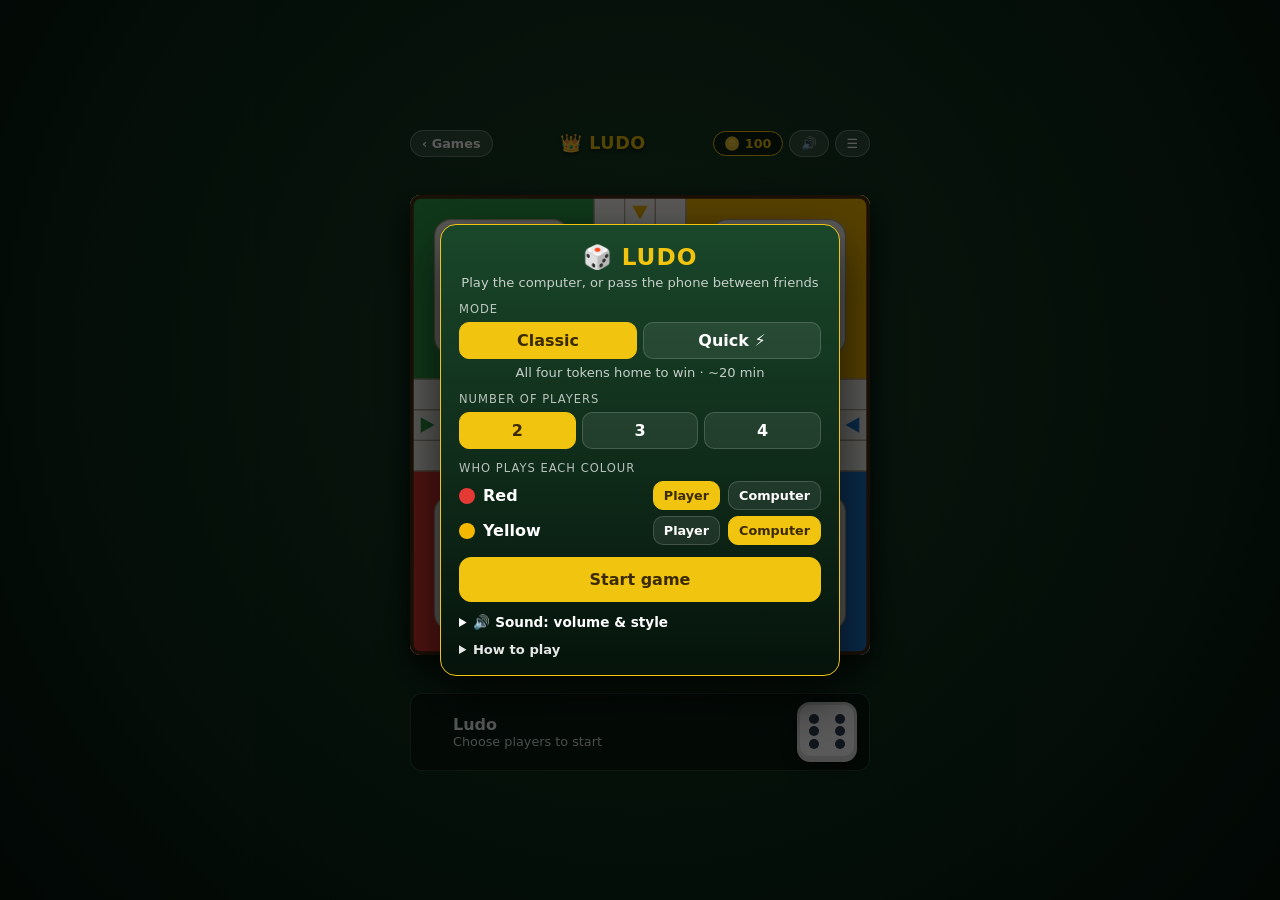
<file: ludo.html>
<!DOCTYPE html>
<html lang="en">
<head>
<meta charset="UTF-8">
<meta name="viewport" content="width=device-width, initial-scale=1, viewport-fit=cover">
<title>Ludo – RAJGAR Ludo</title>
<meta name="theme-color" content="#0d2818">
<link rel="manifest" href="manifest.webmanifest">
<link rel="icon" type="image/png" sizes="192x192" href="icons/icon-192.png">
<link rel="apple-touch-icon" href="icons/apple-touch-icon.png">
<link rel="stylesheet" href="shared.css">
</head>
<body class="game">
  <header class="topbar">
    <a class="hud-btn" href="./">‹ Games</a>
    <div class="brand">👑 LUDO</div>
    <div class="hud"><span class="chip" data-coins></span><button class="hud-btn" data-sound aria-label="Sound"></button><button id="btn-menu" class="hud-btn">☰</button></div>
  </header>

  <div class="names"><div class="pname off" data-color="green"></div><div class="pname off" data-color="yellow"></div></div>
  <div id="board" class="board" aria-label="Ludo board">
    <svg id="board-svg" viewBox="0 0 15 15" aria-hidden="true"></svg>
    <div id="tokens" class="tokens"></div>
  </div>
  <div class="names"><div class="pname off" data-color="red"></div><div class="pname off" data-color="blue"></div></div>

  <div class="controls">
    <div class="turn">
      <div id="turn-dot" class="turn-dot"></div>
      <div><div id="turn-name" class="turn-name">Ludo</div><div id="status" class="status">Choose players to start</div></div>
    </div>
    <button id="lucky" class="power" hidden>🍀 Lucky 6 <span id="lucky-n"></span></button>
    <button id="dice" class="die" aria-label="Roll dice" disabled></button>
  </div>

  <div id="setup" class="modal">
    <div class="sheet">
      <h1>🎲 LUDO</h1>
      <div class="sub">Play the computer, or pass the phone between friends</div>
      <button id="btn-continue" class="btn" hidden>Continue current game</button>
      <button id="btn-resume" class="btn primary" hidden>Resume saved game</button>
      <div class="label">Mode</div>
      <div class="seg" id="seg-mode" style="--n:2">
        <button data-m="classic">Classic</button><button data-m="quick">Quick ⚡</button>
      </div>
      <div class="sub" id="mode-note" style="margin:6px 0 0"></div>
      <div class="label">Number of players</div>
      <div class="seg" id="seg-count">
        <button data-n="2">2</button><button data-n="3">3</button><button data-n="4">4</button>
      </div>
      <div class="label">Who plays each colour</div>
      <div id="seats"></div>
      <button id="btn-start" class="btn primary">Start game</button>
      <details class="snd-box"><summary>🔊 Sound: volume &amp; style</summary><div id="sound-ctl"></div></details>
      <details class="rules">
        <summary>How to play</summary>
        <ul>
          <li>Roll a <b>6</b> to bring a token out. A 6 also gives another roll; three 6s in a row cancels the turn.</li>
          <li>Land on an opponent to send it back home — you get an extra roll.</li>
          <li>Stars and coloured start squares are <b>safe</b>.</li>
          <li>Reach the centre with an exact roll; a token reaching home gives an extra roll.</li>
          <li><b>Classic:</b> all four tokens home to win. <b>Quick:</b> tokens start on the board and the first token home wins.</li>
          <li>Win vs Computer to earn coins 🪙.</li>
        </ul>
      </details>
    </div>
  </div>

  <div id="result" class="modal" hidden>
    <div class="sheet">
      <h2 id="result-title">Game over</h2>
      <div id="ranks"></div>
      <div id="reward" class="reward"></div>
      <button id="btn-again" class="btn primary">Play again</button>
      <a class="btn" href="./">Back to games</a>
    </div>
  </div>

<script src="shared.js"></script>
<script>
'use strict';
const COLORS = ['red','green','yellow','blue'];
const HEX   = {red:'#e53935',green:'#2e9e48',yellow:'#f5b800',blue:'#1e78d2'};
const LIGHT = {red:'#ffcdd2',green:'#c8e6c9',yellow:'#fff3c4',blue:'#cfe3fb'};
const LABEL = {red:'Red',green:'Green',yellow:'Yellow',blue:'Blue'};
const START = {red:0,green:13,yellow:26,blue:39};
const SAFE  = new Set([0,8,13,21,26,34,39,47]);
const LAST_MAIN = 50, FINISH = 56;
const SEATS_FOR = {2:['red','yellow'],3:['red','green','yellow'],4:['red','green','yellow','blue']};
const YARD_ORIGIN = {green:[0,0],yellow:[0,9],red:[9,0],blue:[9,9]};
const FINISH_XY = {red:[7.5,8.45],green:[6.55,7.5],yellow:[7.5,6.55],blue:[8.45,7.5]};
const HOMECOL = {
  red:[[13,7],[12,7],[11,7],[10,7],[9,7]], green:[[7,1],[7,2],[7,3],[7,4],[7,5]],
  yellow:[[1,7],[2,7],[3,7],[4,7],[5,7]], blue:[[7,13],[7,12],[7,11],[7,10],[7,9]],
};
const TRACK = [];
for (let r=13;r>=9;r--) TRACK.push([r,6]);
for (let c=5;c>=0;c--)  TRACK.push([8,c]);
TRACK.push([7,0]);
for (let c=0;c<=5;c++)  TRACK.push([6,c]);
for (let r=5;r>=0;r--)  TRACK.push([r,6]);
TRACK.push([0,7]);
for (let r=0;r<=5;r++)  TRACK.push([r,8]);
for (let c=9;c<=14;c++) TRACK.push([6,c]);
TRACK.push([7,14]);
for (let c=14;c>=9;c--) TRACK.push([8,c]);
for (let r=9;r<=14;r++) TRACK.push([r,8]);
TRACK.push([14,7]);
TRACK.push([14,6]);

const SPEED = Math.max(1, Math.min(50, Number(new URLSearchParams(location.search).get('speed')) || 1));
const T = ms => ms / (SPEED * RG.speed());
document.documentElement.style.setProperty('--mv', T(150) + 'ms');
const $ = id => document.getElementById(id);
const sleep = RG.sleep, sfx = RG.sfx;
const store = {
  get(k){ try { return JSON.parse(localStorage.getItem(k)); } catch(e){ return null; } },
  set(k,v){ try { localStorage.setItem(k, JSON.stringify(v)); } catch(e){} },
  del(k){ try { localStorage.removeItem(k); } catch(e){} },
};
const SAVE_KEY = 'rajgar-ludo-save-v2', CFG_KEY = 'rajgar-ludo-cfg-v2';
RG.bindHeader();
RG.mountSoundControls(document.getElementById('sound-ctl'));
RG.makeDie($('dice'));

/* ---------- board ---------- */
function starPts(cx, cy, R, r){
  const p = [];
  for (let k=0;k<10;k++){ const a = -Math.PI/2 + k*Math.PI/5, rad = k%2 ? r : R; p.push((cx+rad*Math.cos(a)).toFixed(3)+','+(cy+rad*Math.sin(a)).toFixed(3)); }
  return p.join(' ');
}
function drawBoard(){
  const s = ['<rect class="sv-board" x="0" y="0" width="15" height="15"/>'];
  TRACK.forEach(([r,c], i) => {
    const col = COLORS.find(x => START[x] === i);
    s.push(col ? `<rect class="sv-cc" x="${c}" y="${r}" width="1" height="1" fill="${HEX[col]}"/>` : `<rect class="sv-cell" x="${c}" y="${r}" width="1" height="1"/>`);
  });
  for (const col of COLORS) HOMECOL[col].forEach(([r,c]) => s.push(`<rect class="sv-cc" x="${c}" y="${r}" width="1" height="1" fill="${HEX[col]}"/>`));
  [8,21,34,47].forEach(i => { const [r,c] = TRACK[i]; s.push(`<polygon class="sv-star" points="${starPts(c+.5,r+.5,.38,.16)}"/>`); });
  for (const col of COLORS){ const [r,c] = TRACK[START[col]]; s.push(`<polygon points="${starPts(c+.5,r+.5,.38,.16)}" fill="rgba(255,255,255,.92)"/>`); }
  // entry arrows into each home column
  const ARW = {red:[14,7,'0,-1'],green:[7,0,'1,0'],yellow:[0,7,'0,1'],blue:[7,14,'-1,0']};
  for (const col of COLORS){
    const [r,c,dir] = ARW[col], [dx,dy] = dir.split(',').map(Number), cx = c+.5, cy = r+.5;
    s.push(`<polygon points="${cx+dx*.3},${cy+dy*.3} ${cx-dx*.15+dy*.25},${cy-dy*.15+dx*.25} ${cx-dx*.15-dy*.25},${cy-dy*.15-dx*.25}" fill="${HEX[col]}"/>`);
  }
  for (const col of COLORS){
    const [r0,c0] = YARD_ORIGIN[col];
    s.push(`<rect class="sv-cc" x="${c0}" y="${r0}" width="6" height="6" fill="${HEX[col]}"/>`);
    s.push(`<rect x="${c0+.8}" y="${r0+.8}" width="4.4" height="4.4" rx=".55" class="sv-cell"/>`);
    for (const [dx,dy] of [[2,2],[4,2],[2,4],[4,4]]){
      s.push(`<circle cx="${c0+dx}" cy="${r0+dy}" r=".75" fill="${HEX[col]}"/><circle cx="${c0+dx}" cy="${r0+dy}" r=".58" fill="${LIGHT[col]}"/>`);
    }
  }
  s.push(`<polygon points="6,9 9,9 7.5,7.5" fill="${HEX.red}"/><polygon points="6,6 6,9 7.5,7.5" fill="${HEX.green}"/>`);
  s.push(`<polygon points="6,6 9,6 7.5,7.5" fill="${HEX.yellow}"/><polygon points="9,6 9,9 7.5,7.5" fill="${HEX.blue}"/>`);
  s.push('<rect class="sv-frame" x="0.06" y="0.06" width="14.88" height="14.88" rx=".3"/>');
  $('board-svg').innerHTML = s.join('');
}

/* ---------- state ---------- */
let game = null, GEN = 0, tokenEls = {};
const cur = () => game.players[game.turn];
const nameOf = color => (game.players.find(p => p.color === color) || {}).name || LABEL[color];
const isDone = color => game.mode === 'quick' ? game.tokens[color].some(r => r === FINISH) : game.tokens[color].every(r => r === FINISH);
const humans = () => game.players.filter(p => p.type === 'human');
const vsComputer = () => humans().length === 1 && game.players.length > 1;

function tokenXY(color, i, rel){
  if (rel < 0){ const [r0,c0] = YARD_ORIGIN[color]; return [c0 + (i%2 ? 4 : 2), r0 + (i<2 ? 2 : 4)]; }
  if (rel <= LAST_MAIN){ const [r,c] = TRACK[(START[color] + rel) % 52]; return [c+.5, r+.5]; }
  if (rel < FINISH){ const [r,c] = HOMECOL[color][rel-51]; return [c+.5, r+.5]; }
  return FINISH_XY[color];
}
const boardIdx = (color, rel) => (rel >= 0 && rel <= LAST_MAIN) ? (START[color] + rel) % 52 : -1;
function cellKey(color, rel, i){
  if (rel < 0) return color + 'y' + i;
  if (rel <= LAST_MAIN) return 'm' + boardIdx(color, rel);
  if (rel < FINISH) return color + 'h' + rel;
  return color + 'f';
}
function buildTokens(){
  const box = $('tokens'); box.innerHTML = ''; tokenEls = {};
  for (const p of game.players){
    tokenEls[p.color] = [0,1,2,3].map(i => {
      const b = document.createElement('button');
      b.className = 'token t-' + p.color;
      b.setAttribute('aria-label', `${LABEL[p.color]} token ${i+1}`);
      b.addEventListener('click', () => onTokenTap(p.color, i));
      box.appendChild(b); return b;
    });
  }
}
function render(){
  const groups = {};
  for (const p of game.players) game.tokens[p.color].forEach((rel, i) => { const k = cellKey(p.color, rel, i); (groups[k] = groups[k] || []).push([p.color, i]); });
  const OFF2 = [[-.17,0],[.17,0]], OFF4 = [[-.2,-.2],[.2,-.2],[-.2,.2],[.2,.2]];
  for (const k in groups){
    const g = groups[k], n = g.length;
    g.forEach(([color, i], j) => {
      const rel = game.tokens[color][i];
      let [x, y] = tokenXY(color, i, rel), sc = 1;
      if (rel === FINISH){ const o = OFF4[j % 4]; x += o[0]*.8; y += o[1]*.8; sc = .58; }
      else if (n === 2){ x += OFF2[j][0]; sc = .8; }
      else if (n > 2){ const o = OFF4[j % 4]; x += o[0]; y += o[1]; sc = .66; }
      const el = tokenEls[color][i];
      el.style.left = (x/15*100) + '%'; el.style.top = (y/15*100) + '%'; el.style.setProperty('--s', sc);
    });
  }
}
function updateNames(){
  document.querySelectorAll('.pname').forEach(el => {
    const color = el.dataset.color, p = game && game.players.find(q => q.color === color);
    el.classList.toggle('off', !p); el.style.setProperty('--c', HEX[color]);
    if (!p) return;
    const rank = game.ranks.indexOf(color);
    const medal = rank >= 0 ? ' ' + (['🥇','🥈','🥉','4th'][rank]) : '';
    el.innerHTML = `<span class="av">${p.avatar}</span><span>${p.name}${medal}</span>`;
    el.classList.toggle('active', !game.over && cur().color === color);
  });
}
function updateHUD(){
  const p = cur(), c = HEX[p.color];
  $('turn-dot').style.background = c; $('turn-dot').style.boxShadow = `0 0 10px ${c}`;
  $('turn-name').textContent = p.type === 'ai' ? `${p.name} is playing` : (p.isYou ? 'Your turn' : `${p.name}'s turn`);
  $('dice').style.borderColor = c;
  updateNames();
}
function updateLucky(){
  const show = !!game && !game.over && game.phase === 'roll' && cur().type === 'human' && vsComputer() && (RG.P.power.lucky6||0) > 0 && game.sixCount < 2;
  $('lucky').hidden = !show;
  $('lucky-n').textContent = '×' + (RG.P.power.lucky6||0);
}
const clearHighlight = () => { for (const c in tokenEls) tokenEls[c].forEach(el => el.classList.remove('can')); };

/* ---------- flow ---------- */
function newGame(cfg, mode){
  GEN++;
  game = { mode, players:cfg.map(p => ({...p})), tokens:{}, turn:0, sixCount:0, ranks:[], dice:0, phase:'roll', movable:[], over:false };
  for (const p of game.players) game.tokens[p.color] = mode === 'quick' ? [0,0,0,0] : [-1,-1,-1,-1];
  beginGame();
}
function beginGame(){
  buildTokens(); render(); closeModals(); RG.keepAwake(true);
  $('btn-continue').hidden = false;
  startTurn();
}
function save(){
  if (!game || game.over) return;
  store.set(SAVE_KEY, { v:2, mode:game.mode, players:game.players, tokens:game.tokens, turn:game.turn, sixCount:game.sixCount, ranks:game.ranks });
}
function startTurn(){
  const gen = GEN;
  game.phase = 'roll'; game.movable = [];
  save(); updateHUD(); clearHighlight(); updateLucky();
  const p = cur(), dice = $('dice');
  if (p.type === 'ai'){
    dice.disabled = true; dice.classList.remove('ready'); setStatus('Rolling…');
    (async () => {
      await sleep(T(600));
      while (!$('setup').hidden){ await sleep(300); if (gen !== GEN) return; }
      if (gen === GEN) roll();
    })();
  } else {
    dice.disabled = false; dice.classList.add('ready');
    setStatus(game.sixCount ? 'Bonus roll! Tap the dice' : 'Tap the dice to roll');
  }
}
const setStatus = m => { $('status').textContent = m; };
function movableTokens(color, d){
  const out = [];
  game.tokens[color].forEach((r, i) => { if (r < 0){ if (d === 6) out.push(i); } else if (r < FINISH && r + d <= FINISH) out.push(i); });
  return out;
}
async function roll(forced){
  if (!game || game.phase !== 'roll') return;
  const gen = GEN, p = cur(), dice = $('dice');
  game.phase = 'rolling'; $('lucky').hidden = true;
  dice.classList.remove('ready'); dice.disabled = true; dice.classList.add('rolling');
  sfx.roll();
  for (let k=0;k<5;k++){ RG.setDie(dice, 1 + Math.floor(Math.random()*6)); await sleep(T(60)); if (gen !== GEN) return; }
  dice.classList.remove('rolling');
  const d = forced || RG.rand6();
  game.dice = d; RG.setDie(dice, d); sfx.land();
  if (d === 6){
    game.sixCount++;
    if (game.sixCount === 3){
      setStatus('Three 6s in a row — turn lapsed'); RG.toast(`${p.name}: three 6s in a row — turn lapsed ❌`); sfx.error();
      await sleep(T(1100)); if (gen !== GEN) return;
      return nextPlayer();
    }
  } else game.sixCount = 0;
  const mv = movableTokens(p.color, d);
  game.movable = mv;
  if (!mv.length){
    setStatus(`Rolled ${d} — no move`);
    await sleep(T(850)); if (gen !== GEN) return;
    return d === 6 ? startTurn() : nextPlayer();
  }
  game.phase = 'move';
  if (p.type === 'ai'){
    setStatus(`Rolled ${d}`);
    await sleep(T(380)); if (gen !== GEN) return;
    return moveToken(p.color, aiChoose(p.color, d, mv));
  }
  if (new Set(mv.map(i => game.tokens[p.color][i])).size === 1){
    setStatus(`Rolled ${d}`);
    await sleep(T(250)); if (gen !== GEN) return;
    return moveToken(p.color, mv[0]);
  }
  mv.forEach(i => tokenEls[p.color][i].classList.add('can'));
  setStatus(`Rolled ${d} — tap a token`);
}
function onTokenTap(color, i){
  if (!game || game.phase !== 'move') return;
  const p = cur();
  if (p.type !== 'human') return;
  // tapping a stack where a movable token of the current colour sits also works
  if (p.color !== color || !game.movable.includes(i)){
    const key = cellKey(color, game.tokens[color][i], i);
    const alt = game.movable.find(j => cellKey(p.color, game.tokens[p.color][j], j) === key);
    if (alt === undefined) return;
    i = alt; color = p.color;
  }
  moveToken(color, i);
}
async function moveToken(color, i){
  const gen = GEN, d = game.dice, p = cur();
  game.phase = 'anim'; clearHighlight();
  const el = tokenEls[color][i]; el.classList.add('moving');
  const from = game.tokens[color][i];
  let bonus = false;
  if (from < 0){
    game.tokens[color][i] = 0; render(); sfx.open();
    await sleep(T(280)); if (gen !== GEN) return;
  } else {
    const target = from + d;
    while (game.tokens[color][i] < target){
      game.tokens[color][i]++; render(); sfx.step();
      await sleep(T(160)); if (gen !== GEN) return;
    }
  }
  el.classList.remove('moving');
  const rel = game.tokens[color][i], bi = boardIdx(color, rel);
  if (bi >= 0 && !SAFE.has(bi)){
    const victims = [];
    for (const q of game.players) if (q.color !== color)
      game.tokens[q.color].forEach((r, j) => { if (boardIdx(q.color, r) === bi) victims.push([q.color, j]); });
    if (victims.length){
      victims.forEach(([c, j]) => { game.tokens[c][j] = -1; });
      render(); sfx.capture(); RG.vibrate(120); bonus = true;
      RG.toast(`${p.name} captured ${[...new Set(victims.map(v => nameOf(v[0])))].join(' & ')}! 💥`);
      await sleep(T(500)); if (gen !== GEN) return;
    }
  }
  if (rel === FINISH){
    bonus = true; sfx.home();
    if (isDone(color)){
      game.ranks.push(color);
      const left = game.players.filter(q => !game.ranks.includes(q.color));
      const anyHuman = humans().length > 0;
      if (game.mode === 'quick' || left.length <= 1 || (anyHuman && left.every(q => q.type === 'ai'))){
        left.sort((a, b) => progress(b.color) - progress(a.color)).forEach(q => game.ranks.push(q.color));
        return gameOver();
      }
      RG.toast(`${p.name} finished ${['1st','2nd','3rd'][game.ranks.length-1] || ''}! 🏁`, 2200);
      await sleep(T(600)); if (gen !== GEN) return;
      return nextPlayer();
    }
    RG.toast(`${p.name}: token home! 🏠`);
  }
  if (d === 6) bonus = true;
  if (bonus) return startTurn();
  nextPlayer();
}
const progress = color => game.tokens[color].reduce((s, r) => s + (r < 0 ? 0 : r + 1), 0);
function nextPlayer(){
  game.sixCount = 0;
  let n = game.turn;
  do { n = (n + 1) % game.players.length; } while (game.ranks.includes(game.players[n].color));
  game.turn = n; startTurn();
}
function gameOver(){
  game.over = true; game.phase = 'over';
  store.del(SAVE_KEY); RG.keepAwake(false);
  $('btn-continue').hidden = true; $('lucky').hidden = true;
  $('dice').disabled = true; $('dice').classList.remove('ready');
  updateNames(); sfx.win(); RG.vibrate([80,60,80]);
  const winner = game.players.find(q => q.color === game.ranks[0]);
  $('result-title').textContent = winner.isYou ? '🎉 You win!' : `🏆 ${winner.name} wins!`;
  $('ranks').innerHTML = game.ranks.map((c, k) => {
    const pl = game.players.find(q => q.color === c);
    return `<div class="rank"><span class="m">${['🥇','🥈','🥉','4'][k]}</span><span class="dot" style="background:${HEX[c]}"></span><span>${pl.avatar} ${pl.name}</span></div>`;
  }).join('');
  let reward = '';
  if (vsComputer()){
    const won = winner.type === 'human';
    RG.recordGame('ludo', won);
    const amt = RG.winCoins(won ? (game.mode === 'quick' ? 25 : 50) : 5);
    reward = `+${amt} 🪙 coins${RG.isPremium() && amt ? ' (2× Premium)' : ''}`;
    if (amt) setTimeout(() => sfx.coin(), 600);
  }
  $('reward').textContent = reward;
  setTimeout(() => { $('result').hidden = false; }, T(900));
  setStatus('Game over');
}

/* ---------- computer player ---------- */
function threatAt(color, bi){
  if (bi < 0 || SAFE.has(bi)) return 0;
  let t = 0;
  for (const q of game.players){
    if (q.color === color || game.ranks.includes(q.color)) continue;
    for (const r of game.tokens[q.color]){
      if (r < 0 || r > LAST_MAIN) continue;
      const dist = (bi - boardIdx(q.color, r) + 52) % 52;
      if (dist >= 1 && dist <= 6 && r + dist <= LAST_MAIN) t++;
    }
  }
  return t;
}
function scoreMove(color, i, d){
  const r = game.tokens[color][i], nr = r < 0 ? 0 : r + d;
  const ob = boardIdx(color, r), nb = boardIdx(color, nr);
  let s = nr * .4;
  if (nr === FINISH) s += 120;
  if (r < 0) s += 70;
  if (nb >= 0 && !SAFE.has(nb))
    for (const q of game.players) if (q.color !== color)
      for (const orl of game.tokens[q.color]) if (boardIdx(q.color, orl) === nb) s += 90 + orl;
  if (r <= LAST_MAIN && nr > LAST_MAIN && nr < FINISH) s += 45;
  if (nb >= 0 && SAFE.has(nb)) s += 22;
  if (ob >= 0){ const before = threatAt(color, ob); if (before) s += 25*before + r*.3; }
  if (nb >= 0){ const after = threatAt(color, nb); if (after) s -= 35*after + nr*.3; }
  return s;
}
function aiChoose(color, d, mv){
  let best = mv[0], bs = -Infinity;
  for (const i of mv){ const s = scoreMove(color, i, d) + Math.random()*2; if (s > bs){ bs = s; best = i; } }
  return best;
}

/* ---------- setup ---------- */
let cfg = store.get(CFG_KEY) || { n:2, mode:'classic', types:{red:'human',green:'ai',yellow:'ai',blue:'ai'} };
function buildCfg(){
  const colors = SEATS_FOR[cfg.n];
  const hs = colors.filter(c => cfg.types[c] === 'human').length, ais = colors.length - hs;
  return colors.map(c => {
    const type = cfg.types[c];
    if (type === 'human') return hs === 1 ? { color:c, type, name:RG.P.name, avatar:RG.P.avatar, isYou:true } : { color:c, type, name:LABEL[c], avatar:'👤' };
    return { color:c, type, name: ais === 1 ? 'Computer' : `${LABEL[c]} CPU`, avatar:'🤖' };
  });
}
function renderSetup(){
  document.querySelectorAll('#seg-count button').forEach(b => b.classList.toggle('on', +b.dataset.n === cfg.n));
  document.querySelectorAll('#seg-mode button').forEach(b => b.classList.toggle('on', b.dataset.m === cfg.mode));
  $('mode-note').textContent = cfg.mode === 'quick' ? 'Tokens start on the board · first token home wins · ~5 min' : 'All four tokens home to win · ~20 min';
  $('seats').innerHTML = SEATS_FOR[cfg.n].map(c => `
    <div class="seat"><span class="dot" style="background:${HEX[c]}"></span><span class="nm">${LABEL[c]}</span>
      <button data-c="${c}" data-t="human" class="${cfg.types[c]==='human'?'on':''}">Player</button>
      <button data-c="${c}" data-t="ai" class="${cfg.types[c]==='ai'?'on':''}">Computer</button></div>`).join('');
  $('btn-resume').hidden = !store.get(SAVE_KEY) || !!(game && !game.over);
}
$('seg-count').addEventListener('click', e => { const n = +e.target.dataset.n; if (!n) return; cfg.n = n; store.set(CFG_KEY, cfg); renderSetup(); });
$('seg-mode').addEventListener('click', e => { const m = e.target.dataset.m; if (!m) return; cfg.mode = m; store.set(CFG_KEY, cfg); renderSetup(); });
$('seats').addEventListener('click', e => { const c = e.target.dataset.c; if (!c) return; cfg.types[c] = e.target.dataset.t; store.set(CFG_KEY, cfg); renderSetup(); });
$('btn-start').addEventListener('click', () => { store.del(SAVE_KEY); newGame(buildCfg(), cfg.mode); });
$('btn-resume').addEventListener('click', () => {
  const s = store.get(SAVE_KEY); if (!s) return;
  GEN++;
  game = { mode:s.mode || 'classic', players:s.players, tokens:s.tokens, turn:s.turn, sixCount:s.sixCount || 0, ranks:s.ranks || [], dice:0, phase:'roll', movable:[], over:false };
  beginGame();
});
$('btn-continue').addEventListener('click', closeModals);
$('btn-menu').addEventListener('click', () => { renderSetup(); $('result').hidden = true; $('setup').hidden = false; });
$('btn-again').addEventListener('click', () => newGame(buildCfg(), game.mode));
function closeModals(){ $('setup').hidden = true; $('result').hidden = true; }
$('dice').addEventListener('click', () => { if (game && cur().type === 'human') roll(); });
$('lucky').addEventListener('click', () => {
  if (!game || game.phase !== 'roll' || cur().type !== 'human' || !vsComputer()) return;
  if (!RG.usePower('lucky6')) return;
  RG.toast('🍀 Lucky Six used!'); roll(6);
});
RG.onChange(() => { if (game) updateLucky(); });

drawBoard(); renderSetup();
window.__ludo = { get game(){ return game; } };
</script>
</body>
</html>
</file>
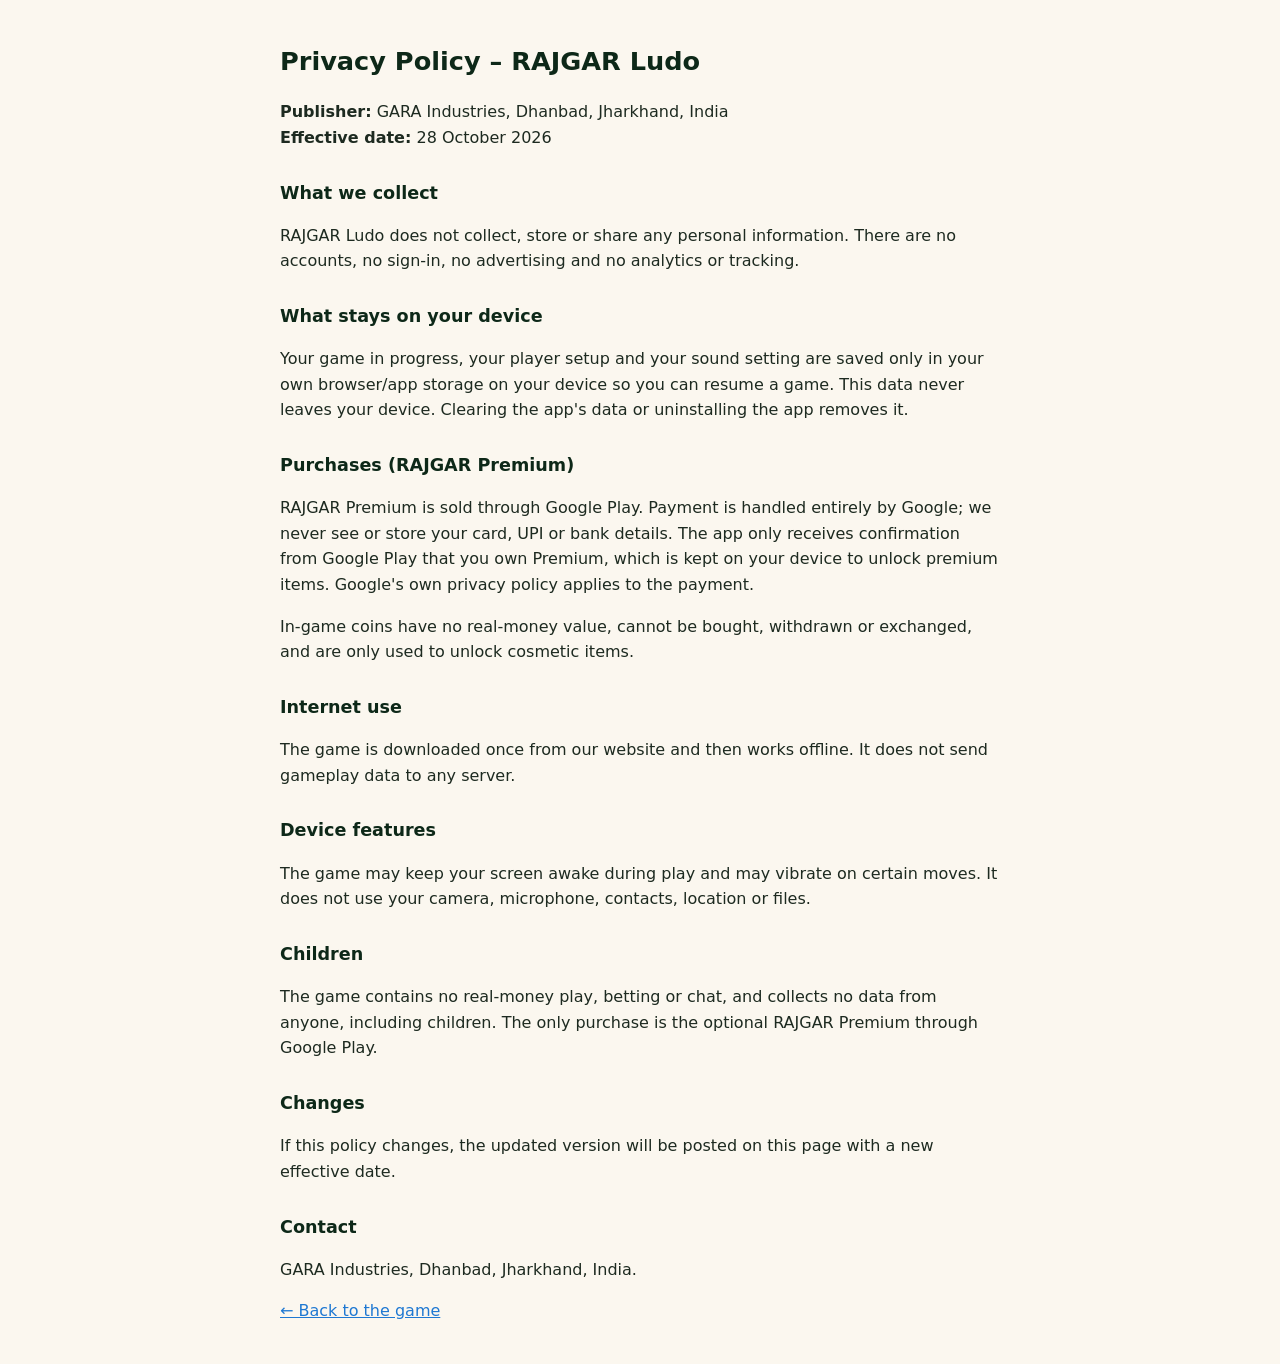
<file: privacy.html>
<!DOCTYPE html>
<html lang="en">
<head>
<meta charset="UTF-8">
<meta name="viewport" content="width=device-width, initial-scale=1">
<title>Privacy Policy – RAJGAR Ludo</title>
<meta name="theme-color" content="#0d2818">
<style>
  body{font-family:system-ui,'Segoe UI',Roboto,sans-serif;max-width:720px;margin:0 auto;padding:24px 16px;line-height:1.6;color:#1d2a20;background:#fbf7ef}
  h1{color:#0d2818;font-size:1.6rem}
  h2{font-size:1.1rem;margin-top:1.6em;color:#0d2818}
  a{color:#1e78d2}
</style>
</head>
<body>
  <h1>Privacy Policy – RAJGAR Ludo</h1>
  <p><b>Publisher:</b> GARA Industries, Dhanbad, Jharkhand, India<br>
     <b>Effective date:</b> 28 October 2026</p>

  <h2>What we collect</h2>
  <p>RAJGAR Ludo does not collect, store or share any personal information. There are no accounts, no sign-in, no advertising and no analytics or tracking.</p>

  <h2>What stays on your device</h2>
  <p>Your game in progress, your player setup and your sound setting are saved only in your own browser/app storage on your device so you can resume a game. This data never leaves your device. Clearing the app's data or uninstalling the app removes it.</p>

  <h2>Purchases (RAJGAR Premium)</h2>
  <p>RAJGAR Premium is sold through Google Play. Payment is handled entirely by Google; we never see or store your card, UPI or bank details. The app only receives confirmation from Google Play that you own Premium, which is kept on your device to unlock premium items. Google's own privacy policy applies to the payment.</p>
  <p>In-game coins have no real-money value, cannot be bought, withdrawn or exchanged, and are only used to unlock cosmetic items.</p>

  <h2>Internet use</h2>
  <p>The game is downloaded once from our website and then works offline. It does not send gameplay data to any server.</p>

  <h2>Device features</h2>
  <p>The game may keep your screen awake during play and may vibrate on certain moves. It does not use your camera, microphone, contacts, location or files.</p>

  <h2>Children</h2>
  <p>The game contains no real-money play, betting or chat, and collects no data from anyone, including children. The only purchase is the optional RAJGAR Premium through Google Play.</p>

  <h2>Changes</h2>
  <p>If this policy changes, the updated version will be posted on this page with a new effective date.</p>

  <h2>Contact</h2>
  <p>GARA Industries, Dhanbad, Jharkhand, India.</p>

  <p><a href="./">← Back to the game</a></p>
</body>
</html>
</file>
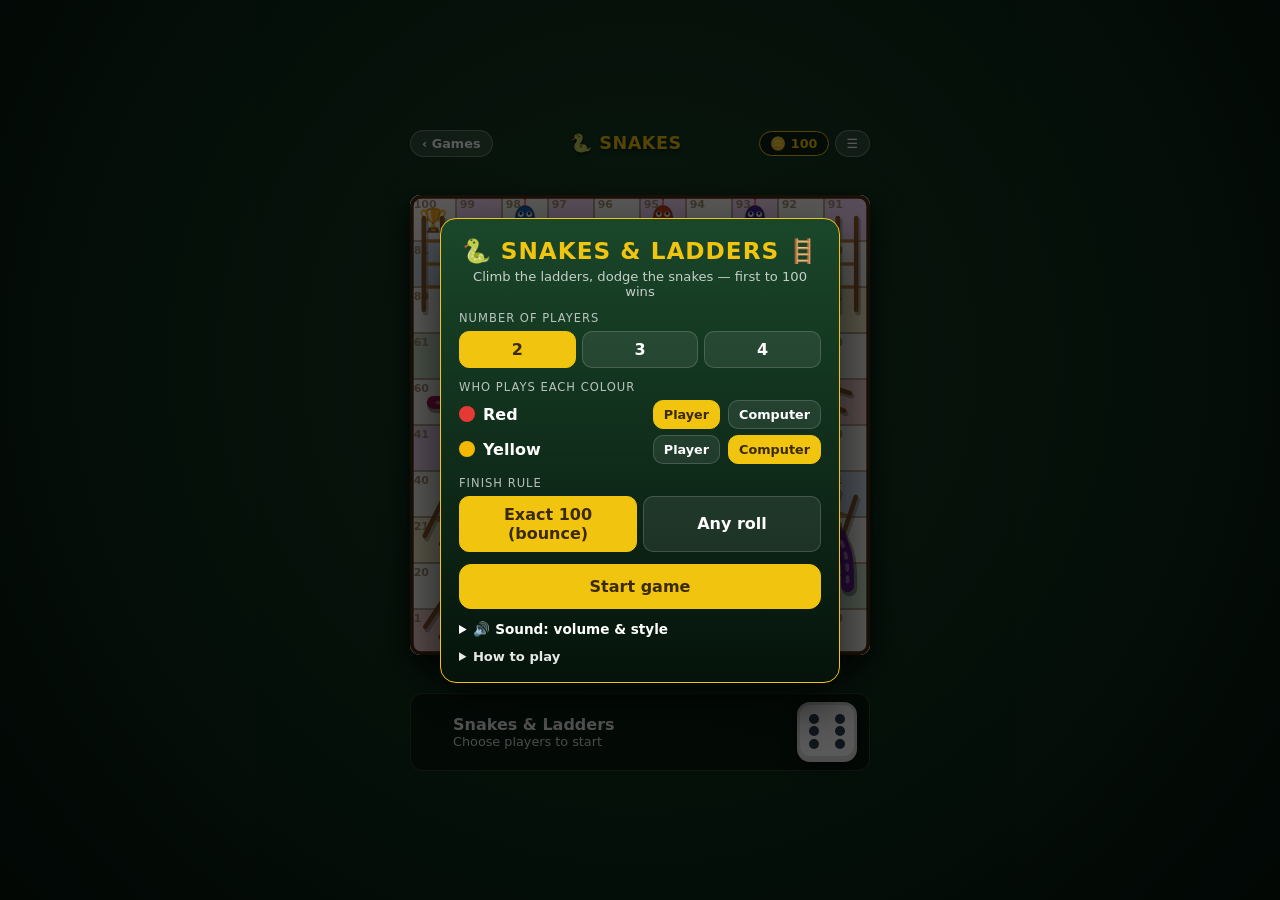
<file: snakes.html>
<!DOCTYPE html>
<html lang="en">
<head>
<meta charset="UTF-8">
<meta name="viewport" content="width=device-width, initial-scale=1, viewport-fit=cover">
<title>Snakes &amp; Ladders – RAJGAR Ludo</title>
<meta name="theme-color" content="#0d2818">
<link rel="manifest" href="manifest.webmanifest">
<link rel="icon" type="image/png" sizes="192x192" href="icons/icon-192.png">
<link rel="apple-touch-icon" href="icons/apple-touch-icon.png">
<link rel="stylesheet" href="shared.css">
<style>
  .board .token{width:7.2%}
  .board .token.off{display:none}
</style>
</head>
<body class="game">
  <header class="topbar">
    <a class="hud-btn" href="./">‹ Games</a>
    <div class="brand">🐍 SNAKES</div>
    <div class="hud"><span class="chip" data-coins></span><button id="btn-menu" class="hud-btn">☰</button></div>
  </header>

  <div class="names"><div class="pname off" data-color="green"></div><div class="pname off" data-color="yellow"></div></div>
  <div id="board" class="board" aria-label="Snakes and ladders board">
    <svg id="board-svg" viewBox="0 0 10 10" aria-hidden="true"></svg>
    <div id="tokens" class="tokens"></div>
  </div>
  <div class="names"><div class="pname off" data-color="red"></div><div class="pname off" data-color="blue"></div></div>

  <div class="controls">
    <div class="turn">
      <div id="turn-dot" class="turn-dot"></div>
      <div><div id="turn-name" class="turn-name">Snakes &amp; Ladders</div><div id="status" class="status">Choose players to start</div></div>
    </div>
    <button id="lucky" class="power" hidden>🍀 Lucky 6 <span id="lucky-n"></span></button>
    <button id="dice" class="die" aria-label="Roll dice" disabled></button>
  </div>

  <div id="setup" class="modal">
    <div class="sheet">
      <h1>🐍 SNAKES &amp; LADDERS 🪜</h1>
      <div class="sub">Climb the ladders, dodge the snakes — first to 100 wins</div>
      <button id="btn-continue" class="btn" hidden>Continue current game</button>
      <button id="btn-resume" class="btn primary" hidden>Resume saved game</button>
      <div class="label">Number of players</div>
      <div class="seg" id="seg-count"><button data-n="2">2</button><button data-n="3">3</button><button data-n="4">4</button></div>
      <div class="label">Who plays each colour</div>
      <div id="seats"></div>
      <div class="label">Finish rule</div>
      <div class="seg" id="seg-exact" style="--n:2"><button data-x="1">Exact 100 (bounce)</button><button data-x="0">Any roll</button></div>
      <button id="btn-start" class="btn primary">Start game</button>
      <details class="snd-box"><summary>🔊 Sound: volume &amp; style</summary><div id="sound-ctl"></div></details>
      <details class="rules">
        <summary>How to play</summary>
        <ul>
          <li>Roll and move. Land at the foot of a ladder to climb; land on a snake's head to slide down.</li>
          <li>A <b>6</b> gives another roll. Three 6s in a row and your turn lapses.</li>
          <li><b>Exact 100:</b> if you overshoot, you bounce back by the extra steps.</li>
          <li>Win vs Computer to earn coins 🪙.</li>
        </ul>
      </details>
    </div>
  </div>

  <div id="result" class="modal" hidden>
    <div class="sheet">
      <h2 id="result-title">Game over</h2>
      <div id="ranks"></div>
      <div id="reward" class="reward"></div>
      <button id="btn-again" class="btn primary">Play again</button>
      <a class="btn" href="./">Back to games</a>
    </div>
  </div>

<script src="shared.js"></script>
<script>
'use strict';
const HEX   = {red:'#e53935',green:'#2e9e48',yellow:'#f5b800',blue:'#1e78d2'};
const LABEL = {red:'Red',green:'Green',yellow:'Yellow',blue:'Blue'};
const SEATS_FOR = {2:['red','yellow'],3:['red','green','yellow'],4:['red','green','yellow','blue']};
const LADDERS = {1:38, 4:14, 9:31, 21:42, 28:84, 36:44, 51:67, 71:91, 80:100};
const SNAKES  = {16:6, 47:26, 49:11, 56:53, 62:19, 64:60, 87:24, 93:73, 95:75, 98:78};
const SNAKE_COL = ['#2e7d32','#c62828','#6a1b9a','#ef6c00','#00838f','#ad1457','#558b2f','#4527a0','#d84315','#1565c0'];
const ROWTINT = ['#ffcdd2','#c8e6c9','#fff3c4','#cfe3fb','#f8d4ff'];

const SPEED = Math.max(1, Math.min(50, Number(new URLSearchParams(location.search).get('speed')) || 1));
const T = ms => ms / (SPEED * RG.speed());
document.documentElement.style.setProperty('--mv', T(150) + 'ms');
const $ = id => document.getElementById(id);
const sleep = RG.sleep, sfx = RG.sfx;
const store = {
  get(k){ try { return JSON.parse(localStorage.getItem(k)); } catch(e){ return null; } },
  set(k,v){ try { localStorage.setItem(k, JSON.stringify(v)); } catch(e){} },
  del(k){ try { localStorage.removeItem(k); } catch(e){} },
};
const SAVE_KEY = 'rajgar-snakes-save-v1', CFG_KEY = 'rajgar-snakes-cfg-v1';
RG.bindHeader();
RG.mountSoundControls(document.getElementById('sound-ctl'));
RG.makeDie($('dice'));

function cellXY(n){
  const r = Math.floor((n-1)/10), i = (n-1) % 10, col = r % 2 === 0 ? i : 9 - i;
  return [col + .5, 9 - r + .5];
}

/* ---------- board ---------- */
function drawBoard(){
  const s = ['<rect class="sv-board" x="0" y="0" width="10" height="10"/>'];
  for (let n=1;n<=100;n++){
    const [x,y] = cellXY(n), r = Math.floor((n-1)/10);
    const checker = (Math.floor(x) + Math.floor(y)) % 2 === 0;
    s.push(checker ? `<rect class="sv-cell" x="${x-.5}" y="${y-.5}" width="1" height="1"/>`
                   : `<rect class="sv-cc" x="${x-.5}" y="${y-.5}" width="1" height="1" fill="${ROWTINT[r%5]}" fill-opacity=".75"/>`);
    s.push(`<text class="sv-num" x="${x-.42}" y="${y-.22}" font-size=".24">${n}</text>`);
  }
  s.push(`<text x="0.5" y="0.72" font-size=".5" text-anchor="middle">🏆</text>`);
  // ladders
  for (const a in LADDERS){
    const [x1,y1] = cellXY(+a), [x2,y2] = cellXY(LADDERS[a]);
    const dx = x2-x1, dy = y2-y1, L = Math.hypot(dx,dy), px = -dy/L*.2, py = dx/L*.2;
    s.push(`<g opacity=".95"><line x1="${x1+px+.04}" y1="${y1+py+.06}" x2="${x2+px+.04}" y2="${y2+py+.06}" stroke="rgba(0,0,0,.25)" stroke-width=".12" stroke-linecap="round"/>`);
    s.push(`<line x1="${x1-px+.04}" y1="${y1-py+.06}" x2="${x2-px+.04}" y2="${y2-py+.06}" stroke="rgba(0,0,0,.25)" stroke-width=".12" stroke-linecap="round"/>`);
    const rungs = Math.max(2, Math.floor(L / .42));
    for (let k=1;k<rungs;k++){
      const t = k/rungs, cx = x1+dx*t, cy = y1+dy*t;
      s.push(`<line x1="${cx+px}" y1="${cy+py}" x2="${cx-px}" y2="${cy-py}" stroke="#c68642" stroke-width=".08" stroke-linecap="round"/>`);
    }
    s.push(`<line x1="${x1+px}" y1="${y1+py}" x2="${x2+px}" y2="${y2+py}" stroke="#8d5524" stroke-width=".1" stroke-linecap="round"/>`);
    s.push(`<line x1="${x1-px}" y1="${y1-py}" x2="${x2-px}" y2="${y2-py}" stroke="#8d5524" stroke-width=".1" stroke-linecap="round"/></g>`);
  }
  // snakes
  Object.keys(SNAKES).forEach((h, idx) => {
    const [hx,hy] = cellXY(+h), [tx,ty] = cellXY(SNAKES[h]);
    const dx = tx-hx, dy = ty-hy, L = Math.hypot(dx,dy), ux = dx/L, uy = dy/L, px = -uy, py = ux;
    const waves = Math.max(1.5, L/1.6), amp = Math.min(.42, .12 + L*.05);
    const pts = [];
    for (let k=0;k<=40;k++){
      const t = k/40, off = Math.sin(t*Math.PI*waves) * amp * (1 - t*.4);
      pts.push(`${(hx+dx*t+px*off).toFixed(3)},${(hy+dy*t+py*off).toFixed(3)}`);
    }
    const d = 'M' + pts.join(' L'), col = SNAKE_COL[idx % SNAKE_COL.length];
    s.push(`<g><path d="${d}" fill="none" stroke="rgba(0,0,0,.35)" stroke-width=".34" stroke-linecap="round" stroke-linejoin="round" transform="translate(.04,.06)"/>`);
    s.push(`<path d="${d}" fill="none" stroke="${col}" stroke-width=".28" stroke-linecap="round" stroke-linejoin="round"/>`);
    s.push(`<path d="${d}" fill="none" stroke="rgba(255,255,255,.45)" stroke-width=".08" stroke-dasharray=".1 .16" stroke-linecap="round"/>`);
    const ang = Math.atan2(-uy, -ux) * 180 / Math.PI;
    s.push(`<g transform="translate(${hx},${hy}) rotate(${ang})"><ellipse cx="0" cy="0" rx=".27" ry=".21" fill="${col}" stroke="rgba(0,0,0,.35)" stroke-width=".03"/>`);
    s.push(`<circle cx=".08" cy="-.09" r=".06" fill="#fff"/><circle cx=".08" cy=".09" r=".06" fill="#fff"/><circle cx=".1" cy="-.09" r=".03" fill="#111"/><circle cx=".1" cy=".09" r=".03" fill="#111"/>`);
    s.push(`<path d="M.26,0 L.4,0 M.4,0 L.46,-.05 M.4,0 L.46,.05" stroke="#e53935" stroke-width=".025" stroke-linecap="round"/></g></g>`);
  });
  s.push('<rect class="sv-frame" x="0.04" y="0.04" width="9.92" height="9.92" rx=".2" style="stroke-width:.08"/>');
  $('board-svg').innerHTML = s.join('');
}

/* ---------- state ---------- */
let game = null, GEN = 0, tokenEls = {};
const cur = () => game.players[game.turn];
const vsComputer = () => game.players.filter(p => p.type === 'human').length === 1;

function buildTokens(){
  const box = $('tokens'); box.innerHTML = ''; tokenEls = {};
  for (const p of game.players){
    const b = document.createElement('div');
    b.className = 'token t-' + p.color; box.appendChild(b); tokenEls[p.color] = b;
  }
}
function render(){
  const groups = {};
  for (const p of game.players){ const k = game.pos[p.color]; (groups[k] = groups[k] || []).push(p.color); }
  const OFF4 = [[-.2,-.2],[.2,-.2],[-.2,.2],[.2,.2]];
  for (const k in groups){
    const g = groups[k];
    g.forEach((color, j) => {
      const el = tokenEls[color], pos = +k;
      el.classList.toggle('off', pos === 0);
      if (pos === 0) return;
      let [x,y] = cellXY(pos), sc = 1;
      if (g.length > 1){ x += OFF4[j][0]; y += OFF4[j][1]; sc = .72; }
      el.style.left = (x*10) + '%'; el.style.top = (y*10) + '%'; el.style.setProperty('--s', sc);
    });
  }
  updateNames();
}
function updateNames(){
  document.querySelectorAll('.pname').forEach(el => {
    const color = el.dataset.color, p = game && game.players.find(q => q.color === color);
    el.classList.toggle('off', !p); el.style.setProperty('--c', HEX[color]);
    if (!p) return;
    const pos = game.pos[color];
    el.innerHTML = `<span class="av">${p.avatar}</span><span>${p.name} <small>${pos ? '· ' + pos : '· start'}</small></span>`;
    el.classList.toggle('active', !game.over && cur().color === color);
  });
}
function updateHUD(){
  const p = cur(), c = HEX[p.color];
  $('turn-dot').style.background = c; $('turn-dot').style.boxShadow = `0 0 10px ${c}`;
  $('turn-name').textContent = p.type === 'ai' ? `${p.name} is playing` : (p.isYou ? 'Your turn' : `${p.name}'s turn`);
  $('dice').style.borderColor = c;
  updateNames(); updateLucky();
}
function updateLucky(){
  const show = !!game && !game.over && game.phase === 'roll' && cur().type === 'human' && vsComputer() && (RG.P.power.lucky6||0) > 0 && game.sixes < 2;
  $('lucky').hidden = !show; $('lucky-n').textContent = '×' + (RG.P.power.lucky6||0);
}
const setStatus = m => { $('status').textContent = m; };

function newGame(players, exact){
  GEN++;
  game = { players, exact, pos:{}, turn:0, phase:'roll', over:false, sixes:0 };
  players.forEach(p => game.pos[p.color] = 0);
  begin();
}
function begin(){ buildTokens(); render(); closeModals(); RG.keepAwake(true); $('btn-continue').hidden = false; startTurn(); }
function save(){ if (game && !game.over) store.set(SAVE_KEY, { players:game.players, exact:game.exact, pos:game.pos, turn:game.turn }); }

function startTurn(){
  const gen = GEN;
  game.phase = 'roll'; save(); updateHUD();
  const p = cur(), dice = $('dice');
  if (p.type === 'ai'){
    dice.disabled = true; dice.classList.remove('ready'); setStatus('Rolling…');
    (async () => { await sleep(T(550)); while (!$('setup').hidden){ await sleep(300); if (gen !== GEN) return; } if (gen === GEN) roll(); })();
  } else {
    dice.disabled = false; dice.classList.add('ready'); setStatus(game.sixes ? 'Bonus roll! Tap the dice' : 'Tap the dice to roll');
  }
}
async function roll(forced){
  if (!game || game.phase !== 'roll') return;
  const gen = GEN, p = cur(), dice = $('dice'), el = tokenEls[p.color];
  game.phase = 'anim'; $('lucky').hidden = true;
  dice.classList.remove('ready'); dice.disabled = true; dice.classList.add('rolling'); sfx.roll();
  for (let k=0;k<5;k++){ RG.setDie(dice, 1 + Math.floor(Math.random()*6)); await sleep(T(60)); if (gen !== GEN) return; }
  dice.classList.remove('rolling');
  const d = forced || RG.rand6(); RG.setDie(dice, d); sfx.land();
  setStatus(`Rolled ${d}`);
  if (d === 6){
    game.sixes++;
    if (game.sixes === 3){
      game.sixes = 0;
      setStatus('Three 6s in a row — turn lapsed'); RG.toast(`${p.name}: three 6s in a row — turn lapsed ❌`); sfx.error();
      await sleep(T(1100)); if (gen !== GEN) return;
      game.turn = (game.turn + 1) % game.players.length;
      return startTurn();
    }
  } else game.sixes = 0;
  await sleep(T(200)); if (gen !== GEN) return;

  let pos = game.pos[p.color];
  if (!game.exact || pos + d <= 100){
    const target = Math.min(100, pos + d);
    while (game.pos[p.color] < target){ game.pos[p.color]++; render(); sfx.step(); await sleep(T(170)); if (gen !== GEN) return; }
  } else {
    let left = d;
    while (game.pos[p.color] < 100 && left){ game.pos[p.color]++; left--; render(); sfx.step(); await sleep(T(170)); if (gen !== GEN) return; }
    if (left) RG.toast('Bounce back! ↩');
    while (left){ game.pos[p.color]--; left--; render(); sfx.step(); await sleep(T(170)); if (gen !== GEN) return; }
  }
  pos = game.pos[p.color];
  if (LADDERS[pos] || SNAKES[pos]){
    const up = !!LADDERS[pos], to = up ? LADDERS[pos] : SNAKES[pos];
    await sleep(T(150)); if (gen !== GEN) return;
    up ? sfx.ladder() : sfx.snake();
    if (!up) RG.vibrate(100);
    RG.toast(up ? `${p.name} climbs a ladder to ${to}! 🪜` : `${p.name} bitten! Down to ${to} 🐍`);
    el.classList.add('slide'); game.pos[p.color] = to; render();
    await sleep(T(750)); if (gen !== GEN) return;
    el.classList.remove('slide');
  }
  if (game.pos[p.color] === 100) return gameOver(p);
  if (d === 6) return startTurn();
  game.sixes = 0;
  game.turn = (game.turn + 1) % game.players.length;
  startTurn();
}
function gameOver(winner){
  game.over = true; game.phase = 'over'; store.del(SAVE_KEY); RG.keepAwake(false);
  $('dice').disabled = true; $('dice').classList.remove('ready'); $('lucky').hidden = true; $('btn-continue').hidden = true;
  updateNames(); sfx.win(); RG.vibrate([80,60,80]);
  $('result-title').textContent = winner.isYou ? '🎉 You win!' : `🏆 ${winner.name} wins!`;
  const order = [...game.players].sort((a,b) => game.pos[b.color] - game.pos[a.color]);
  $('ranks').innerHTML = order.map((p,k) => `<div class="rank"><span class="m">${['🥇','🥈','🥉','4'][k]}</span><span class="dot" style="background:${HEX[p.color]}"></span><span>${p.avatar} ${p.name} · ${game.pos[p.color]}</span></div>`).join('');
  let reward = '';
  if (vsComputer()){
    const won = winner.type === 'human';
    RG.recordGame('snakes', won);
    const amt = RG.winCoins(won ? 30 : 3);
    reward = `+${amt} 🪙 coins${RG.isPremium() ? ' (2× Premium)' : ''}`;
    setTimeout(() => sfx.coin(), 600);
  }
  $('reward').textContent = reward;
  setTimeout(() => { $('result').hidden = false; }, T(800));
  setStatus('Game over');
}

/* ---------- setup ---------- */
let cfg = store.get(CFG_KEY) || { n:2, exact:true, types:{red:'human',green:'ai',yellow:'ai',blue:'ai'} };
function buildPlayers(){
  const colors = SEATS_FOR[cfg.n];
  const hs = colors.filter(c => cfg.types[c] === 'human').length, ais = colors.length - hs;
  return colors.map(c => cfg.types[c] === 'human'
    ? (hs === 1 ? { color:c, type:'human', name:RG.P.name, avatar:RG.P.avatar, isYou:true } : { color:c, type:'human', name:LABEL[c], avatar:'👤' })
    : { color:c, type:'ai', name: ais === 1 ? 'Computer' : `${LABEL[c]} CPU`, avatar:'🤖' });
}
function renderSetup(){
  document.querySelectorAll('#seg-count button').forEach(b => b.classList.toggle('on', +b.dataset.n === cfg.n));
  document.querySelectorAll('#seg-exact button').forEach(b => b.classList.toggle('on', (b.dataset.x === '1') === cfg.exact));
  $('seats').innerHTML = SEATS_FOR[cfg.n].map(c => `
    <div class="seat"><span class="dot" style="background:${HEX[c]}"></span><span class="nm">${LABEL[c]}</span>
      <button data-c="${c}" data-t="human" class="${cfg.types[c]==='human'?'on':''}">Player</button>
      <button data-c="${c}" data-t="ai" class="${cfg.types[c]==='ai'?'on':''}">Computer</button></div>`).join('');
  $('btn-resume').hidden = !store.get(SAVE_KEY) || !!(game && !game.over);
}
$('seg-count').addEventListener('click', e => { const n = +e.target.dataset.n; if (!n) return; cfg.n = n; store.set(CFG_KEY, cfg); renderSetup(); });
$('seg-exact').addEventListener('click', e => { if (!e.target.dataset.x) return; cfg.exact = e.target.dataset.x === '1'; store.set(CFG_KEY, cfg); renderSetup(); });
$('seats').addEventListener('click', e => { const c = e.target.dataset.c; if (!c) return; cfg.types[c] = e.target.dataset.t; store.set(CFG_KEY, cfg); renderSetup(); });
$('btn-start').addEventListener('click', () => { store.del(SAVE_KEY); newGame(buildPlayers(), cfg.exact); });
$('btn-resume').addEventListener('click', () => {
  const s = store.get(SAVE_KEY); if (!s) return;
  GEN++; game = { players:s.players, exact:s.exact, pos:s.pos, turn:s.turn, phase:'roll', over:false, sixes:0 }; begin();
});
$('btn-continue').addEventListener('click', closeModals);
$('btn-menu').addEventListener('click', () => { renderSetup(); $('result').hidden = true; $('setup').hidden = false; });
$('btn-again').addEventListener('click', () => newGame(buildPlayers(), cfg.exact));
function closeModals(){ $('setup').hidden = true; $('result').hidden = true; }
$('dice').addEventListener('click', () => { if (game && cur().type === 'human') roll(); });
$('lucky').addEventListener('click', () => {
  if (!game || game.phase !== 'roll' || cur().type !== 'human' || !vsComputer()) return;
  if (!RG.usePower('lucky6')) return;
  RG.toast('🍀 Lucky Six used!'); roll(6);
});
RG.onChange(() => { if (game) updateLucky(); });

drawBoard(); renderSetup();
window.__snakes = { get game(){ return game; } };
</script>
</body>
</html>
</file>
<file: shared.css>
/* ===== RAJGAR Ludo – shared styles (themes, dice skins, UI) ===== */
:root{
  --red:#e53935; --green:#2e9e48; --yellow:#f5b800; --blue:#1e78d2;
  --panel:rgba(0,0,0,.38); --ui-line:rgba(255,255,255,.16);
  --bw:min(94vw, 460px, calc(100vh - 240px));
  --mv:150ms;
}
@supports (height:100dvh){ :root{ --bw:min(94vw, 460px, calc(100dvh - 240px)); } }

/* ---------- board themes ---------- */
:root,[data-theme=classic]{--bg1:#1a472a;--bg2:#0d2818;--bg3:#05130b;--accent:#f1c40f;--accent-ink:#3b2a00;
  --board:#fbf7ef;--board2:#efe4cc;--cell:#fffdf8;--line:#b9ab92;--frame:#4a2e13;--star:#a8977a;--fx:none}
[data-theme=night]{--bg1:#2a2a5a;--bg2:#14143a;--bg3:#07071a;--accent:#c9a2ff;--accent-ink:#22104a;
  --board:#ecebfa;--board2:#d9d6f2;--cell:#f8f7ff;--line:#a7a3c9;--frame:#241c55;--star:#8e88b8;
  --fx:radial-gradient(circle at 20% 15%,rgba(255,255,255,.18) 0 1px,transparent 2px),radial-gradient(circle at 80% 30%,rgba(255,255,255,.15) 0 1px,transparent 2px),radial-gradient(circle at 60% 80%,rgba(255,255,255,.12) 0 1px,transparent 2px)}
[data-theme=sandal]{--bg1:#6a4523;--bg2:#3d2610;--bg3:#1f1206;--accent:#ffcf70;--accent-ink:#3d2400;
  --board:#f3dfbd;--board2:#e6c99a;--cell:#fbeed6;--line:#b8925e;--frame:#5a3313;--star:#a3773f;--fx:none}
[data-theme=holi]{--bg1:#8a2bb5;--bg2:#3c0d5c;--bg3:#1a0530;--accent:#ff5fa2;--accent-ink:#3a0020;
  --board:#fff7fb;--board2:#ffe3f1;--cell:#ffffff;--line:#e1a6c8;--frame:#ff5fa2;--star:#f39c12;
  --fx:radial-gradient(circle at 12% 18%,rgba(255,95,162,.45) 0 9%,transparent 16%),radial-gradient(circle at 88% 12%,rgba(255,214,0,.4) 0 8%,transparent 15%),radial-gradient(circle at 85% 85%,rgba(0,220,255,.35) 0 10%,transparent 18%),radial-gradient(circle at 10% 88%,rgba(80,255,120,.3) 0 9%,transparent 16%)}
[data-theme=diwali]{--bg1:#6e200c;--bg2:#2e0b04;--bg3:#150401;--accent:#ffb300;--accent-ink:#3a1800;
  --board:#fff4e0;--board2:#ffe2b0;--cell:#fffaf0;--line:#d9a35c;--frame:#8a3b0a;--star:#e67e22;
  --fx:radial-gradient(circle at 15% 20%,rgba(255,200,60,.6) 0 1.5px,transparent 3px),radial-gradient(circle at 75% 12%,rgba(255,200,60,.5) 0 1.5px,transparent 3px),radial-gradient(circle at 90% 60%,rgba(255,160,40,.5) 0 2px,transparent 4px),radial-gradient(circle at 30% 85%,rgba(255,220,100,.5) 0 1.5px,transparent 3px),radial-gradient(circle at 50% 100%,rgba(255,140,0,.35),transparent 45%)}

*{box-sizing:border-box;margin:0;padding:0;-webkit-tap-highlight-color:transparent}
html,body{min-height:100%}
body{
  background:var(--fx), radial-gradient(circle at 50% 40%, var(--bg1) 0%, var(--bg2) 65%, var(--bg3) 100%);
  background-color:var(--bg2); background-attachment:fixed;
  font-family:system-ui,'Segoe UI',Roboto,sans-serif; color:#fff;
  user-select:none; -webkit-user-select:none;
}
body.game{
  height:100vh; height:100dvh; overflow:hidden; overscroll-behavior:none;
  display:flex; flex-direction:column; align-items:center; justify-content:center; gap:6px;
  padding:max(8px, env(safe-area-inset-top)) 10px max(8px, env(safe-area-inset-bottom));
}
button,input{font:inherit;color:inherit}
a{color:inherit;text-decoration:none}

/* ---------- top bar ---------- */
.topbar{width:min(94vw,460px);display:flex;justify-content:space-between;align-items:center;gap:6px}
.brand{font-size:1.1rem;font-weight:800;letter-spacing:.5px;color:var(--accent);text-shadow:0 2px 4px rgba(0,0,0,.6);white-space:nowrap}
.hud{display:flex;gap:6px;align-items:center}
.hud-btn{background:rgba(255,255,255,.14);border:1px solid rgba(255,255,255,.3);border-radius:20px;padding:5px 11px;font-size:.8rem;font-weight:600;cursor:pointer;white-space:nowrap}
.hud-btn.accent{background:var(--accent);color:var(--accent-ink);border-color:var(--accent)}
.chip{background:rgba(0,0,0,.4);border:1px solid var(--accent);color:var(--accent);border-radius:20px;padding:4px 10px;font-size:.8rem;font-weight:800;white-space:nowrap}

/* ---------- player name tags ---------- */
.names{width:var(--bw);display:flex;justify-content:space-between;min-height:26px}
.pname{display:flex;align-items:center;gap:6px;font-size:.8rem;font-weight:700;padding:3px 10px 3px 4px;border-radius:16px;background:var(--panel);border:1px solid transparent;opacity:.75;transition:all .2s;max-width:49%;white-space:nowrap;overflow:hidden;text-overflow:ellipsis}
.pname.off{visibility:hidden}
.pname.active{opacity:1;border-color:var(--c);box-shadow:0 0 10px var(--c)}
.pname .av{width:22px;height:22px;border-radius:50%;background:var(--c);display:grid;place-items:center;font-size:.8rem;flex:none}
.pname small{opacity:.7;font-weight:600}

/* ---------- controls panel ---------- */
.controls{width:var(--bw);display:flex;justify-content:space-between;align-items:center;gap:10px;background:var(--panel);padding:8px 12px;border-radius:12px;border:1px solid var(--ui-line)}
.turn{display:flex;align-items:center;gap:10px;min-width:0}
.turn-dot{width:20px;height:20px;border-radius:50%;flex:none;transition:all .3s}
.turn-name{font-weight:800;font-size:1rem}
.status{font-size:.8rem;opacity:.85;min-height:1.1em}
.power{background:rgba(255,255,255,.12);border:1px solid var(--accent);border-radius:12px;padding:6px 8px;font-size:.75rem;font-weight:800;cursor:pointer;color:var(--accent);white-space:nowrap}
.power[hidden]{display:none}

/* ---------- dice + skins ---------- */
.die{--face:#fff;--pip:#2c3e50;--edge:#dcdcdc;--glow:none;
  width:60px;height:60px;flex:none;background:var(--face);border-radius:13px;border:3px solid var(--edge);
  box-shadow:0 6px 14px rgba(0,0,0,.6), inset 0 -3px 0 rgba(0,0,0,.12);cursor:pointer;padding:8px;
  display:grid;grid-template-columns:repeat(3,1fr);grid-template-rows:repeat(3,1fr);place-items:center;position:relative}
.die .p{width:10px;height:10px;border-radius:50%;background:var(--pip);visibility:hidden;box-shadow:var(--glow)}
.die .p.on{visibility:visible}
.die .num{display:none}
.die.sm{width:44px;height:44px;padding:5px;border-width:2px;border-radius:10px}
.die.sm .p{width:7px;height:7px}
.die[data-skin=numbers] .p{display:none}
.die[data-skin=numbers] .num{display:block;grid-area:1/1/4/4;font-weight:900;font-size:2rem;color:var(--pip);line-height:1}
.die.sm[data-skin=numbers] .num{font-size:1.4rem}
.die[data-skin=wood]{--face:linear-gradient(135deg,#c99560 0%,#a06a3a 45%,#c08a52 55%,#8b5a2b 100%);--pip:#3b2210;--edge:#6b4020}
.die[data-skin=neon]{--face:#0b0b1a;--pip:#2ff3ff;--edge:#2ff3ff;--glow:0 0 6px #2ff3ff,0 0 10px #2ff3ff}
.die[data-skin=ruby]{--face:radial-gradient(circle at 30% 25%,#ff6b81,#c0102c 55%,#6d0618);--pip:#fff;--edge:#8e0b22;--glow:0 0 3px rgba(255,255,255,.8)}
.die[data-skin=gold]{--face:linear-gradient(135deg,#fff3b0 0%,#f5c542 35%,#c8961e 65%,#ffe58a 100%);--pip:#4a3000;--edge:#a87a12}
.die[data-skin=holi]{--face:conic-gradient(from 20deg,#ff5fa2,#ffd600,#3ddc84,#00c2ff,#9b5cff,#ff5fa2);--pip:#fff;--edge:#fff;--glow:0 0 0 2px rgba(0,0,0,.25)}
.die[data-skin=diwali]{--face:radial-gradient(circle at 50% 40%,#a8320f,#5c1406 70%);--pip:#ffcc33;--edge:#ffb300;--glow:0 0 6px #ffb300}
.die.ready{outline:4px solid var(--accent);animation:dieGlow 1s infinite alternate}
.die.rolling{animation:dieShake .12s infinite}
.die:disabled{cursor:default}
@keyframes dieGlow{from{box-shadow:0 0 6px var(--accent)}to{box-shadow:0 0 24px var(--accent)}}
@keyframes dieShake{0%{transform:rotate(-12deg) scale(.95)}50%{transform:rotate(12deg) scale(1.05)}100%{transform:rotate(-12deg) scale(.95)}}

/* ---------- board & tokens ---------- */
.board{position:relative;width:var(--bw);aspect-ratio:1/1;border-radius:10px;box-shadow:0 10px 30px rgba(0,0,0,.8);overflow:hidden;background:var(--board)}
.board svg{position:absolute;inset:0;width:100%;height:100%;display:block}
.tokens{position:absolute;inset:0}
.sv-board{fill:var(--board)}
.sv-cell{fill:var(--cell);stroke:var(--line);stroke-width:.04}
.sv-cell2{fill:var(--board2);stroke:var(--line);stroke-width:.03}
.sv-cc{stroke:var(--line);stroke-width:.04}
.sv-star{fill:var(--star)}
.sv-num{fill:var(--star);font-weight:700;font-family:system-ui,sans-serif}
.sv-frame{fill:none;stroke:var(--frame);stroke-width:.12}
.token{position:absolute;width:6.1%;aspect-ratio:1/1;border-radius:50%;padding:0;border:2px solid #fff;cursor:pointer;z-index:5;
  transform:translate(-50%,-50%) scale(var(--s,1));
  transition:left var(--mv) ease-out, top var(--mv) ease-out, transform .2s;
  box-shadow:0 3px 5px rgba(0,0,0,.55), inset 0 2px 3px rgba(255,255,255,.75)}
.token::after{content:'';position:absolute;inset:28%;border-radius:50%;background:rgba(255,255,255,.55)}
.t-red{background:radial-gradient(circle at 35% 35%,#ff8a80,#d32f2f 70%,#8e0e0e)}
.t-green{background:radial-gradient(circle at 35% 35%,#7ee39a,#2e9e48 70%,#0d5a22)}
.t-yellow{background:radial-gradient(circle at 35% 35%,#fff0a8,#f5b800 70%,#b07800)}
.t-blue{background:radial-gradient(circle at 35% 35%,#90c6ff,#1e78d2 70%,#0c3d73)}
.token.can{z-index:20;outline:3px solid var(--accent);outline-offset:1px;animation:hop .5s infinite alternate ease-in-out}
.token.moving{z-index:30}
.token.slide{transition:left .7s ease-in-out, top .7s ease-in-out, transform .2s}
@keyframes hop{from{transform:translate(-50%,-50%) scale(var(--s,1))}to{transform:translate(-50%,-72%) scale(calc(var(--s,1) * 1.12))}}

/* ---------- toast ---------- */
.toast{position:fixed;left:50%;bottom:calc(110px + env(safe-area-inset-bottom));transform:translateX(-50%) translateY(20px);background:rgba(0,0,0,.88);border:1px solid var(--accent);padding:8px 16px;border-radius:20px;font-weight:700;font-size:.9rem;opacity:0;pointer-events:none;transition:all .25s;z-index:90;max-width:90vw;text-align:center}
.toast.show{opacity:1;transform:translateX(-50%) translateY(0)}

/* ---------- modals ---------- */
.modal{position:fixed;inset:0;background:rgba(0,0,0,.65);display:flex;align-items:center;justify-content:center;z-index:50;padding:14px}
.modal[hidden]{display:none}
.sheet{width:min(94vw,400px);max-height:92vh;overflow:auto;background:linear-gradient(var(--bg1),var(--bg3));border:1px solid var(--accent);border-radius:16px;padding:18px;box-shadow:0 20px 50px rgba(0,0,0,.7);position:relative}
.sheet h1{font-size:1.45rem;color:var(--accent);text-align:center;letter-spacing:1px;margin-bottom:4px}
.sheet h2{font-size:1.2rem;color:var(--accent);text-align:center;margin-bottom:12px}
.close-x{position:absolute;top:10px;right:10px;width:32px;height:32px;border-radius:50%;border:1px solid var(--ui-line);background:rgba(255,255,255,.1);cursor:pointer;font-size:1rem}
.sub{text-align:center;font-size:.82rem;opacity:.75;margin-bottom:12px}
.label{font-size:.72rem;text-transform:uppercase;letter-spacing:1px;opacity:.7;margin:12px 0 6px}
.seg{display:grid;grid-template-columns:repeat(var(--n,3),1fr);gap:6px}
.seg button,.seat button{background:rgba(255,255,255,.08);border:1px solid var(--ui-line);border-radius:10px;padding:8px;font-weight:700;cursor:pointer}
.seg button.on,.seat button.on{background:var(--accent);color:var(--accent-ink);border-color:var(--accent)}
.seat{display:flex;align-items:center;gap:8px;margin-top:6px}
.seat .dot{width:16px;height:16px;border-radius:50%;flex:none}
.seat .nm{flex:1;font-weight:700}
.seat button{padding:6px 10px;font-size:.8rem}
.btn{display:block;width:100%;margin-top:12px;padding:12px;border-radius:12px;border:1px solid var(--ui-line);background:rgba(255,255,255,.1);font-weight:800;font-size:1rem;cursor:pointer;text-align:center}
.btn.primary{background:var(--accent);color:var(--accent-ink);border-color:var(--accent)}
.btn[hidden]{display:none}
.rules{margin-top:12px;font-size:.82rem;opacity:.9}
.rules summary{cursor:pointer;font-weight:700}
.rules ul{margin:8px 0 0 18px;line-height:1.5}
.rank{display:flex;align-items:center;gap:10px;padding:8px 10px;border-radius:10px;background:rgba(255,255,255,.07);margin-top:6px;font-weight:700}
.rank .dot{width:14px;height:14px;border-radius:50%}
.rank .m{width:28px;text-align:center;font-size:1.2rem}
.reward{margin-top:12px;text-align:center;font-weight:800;color:var(--accent);font-size:1.1rem}
.vol-row{display:flex;align-items:center;gap:10px}
.vol-row input{flex:1;accent-color:var(--accent);height:28px}
.vol-row .vol-v{min-width:3.2em;text-align:right;font-weight:700;font-size:.85rem;font-variant-numeric:tabular-nums}
.snd-box{margin-top:12px;font-size:.85rem}
.snd-box summary{cursor:pointer;font-weight:700}
input.field{width:100%;padding:11px 12px;border-radius:10px;border:1px solid var(--ui-line);background:rgba(0,0,0,.35);font-size:1rem;outline:none;user-select:text;-webkit-user-select:text}
input.field:focus{border-color:var(--accent)}
</file>
